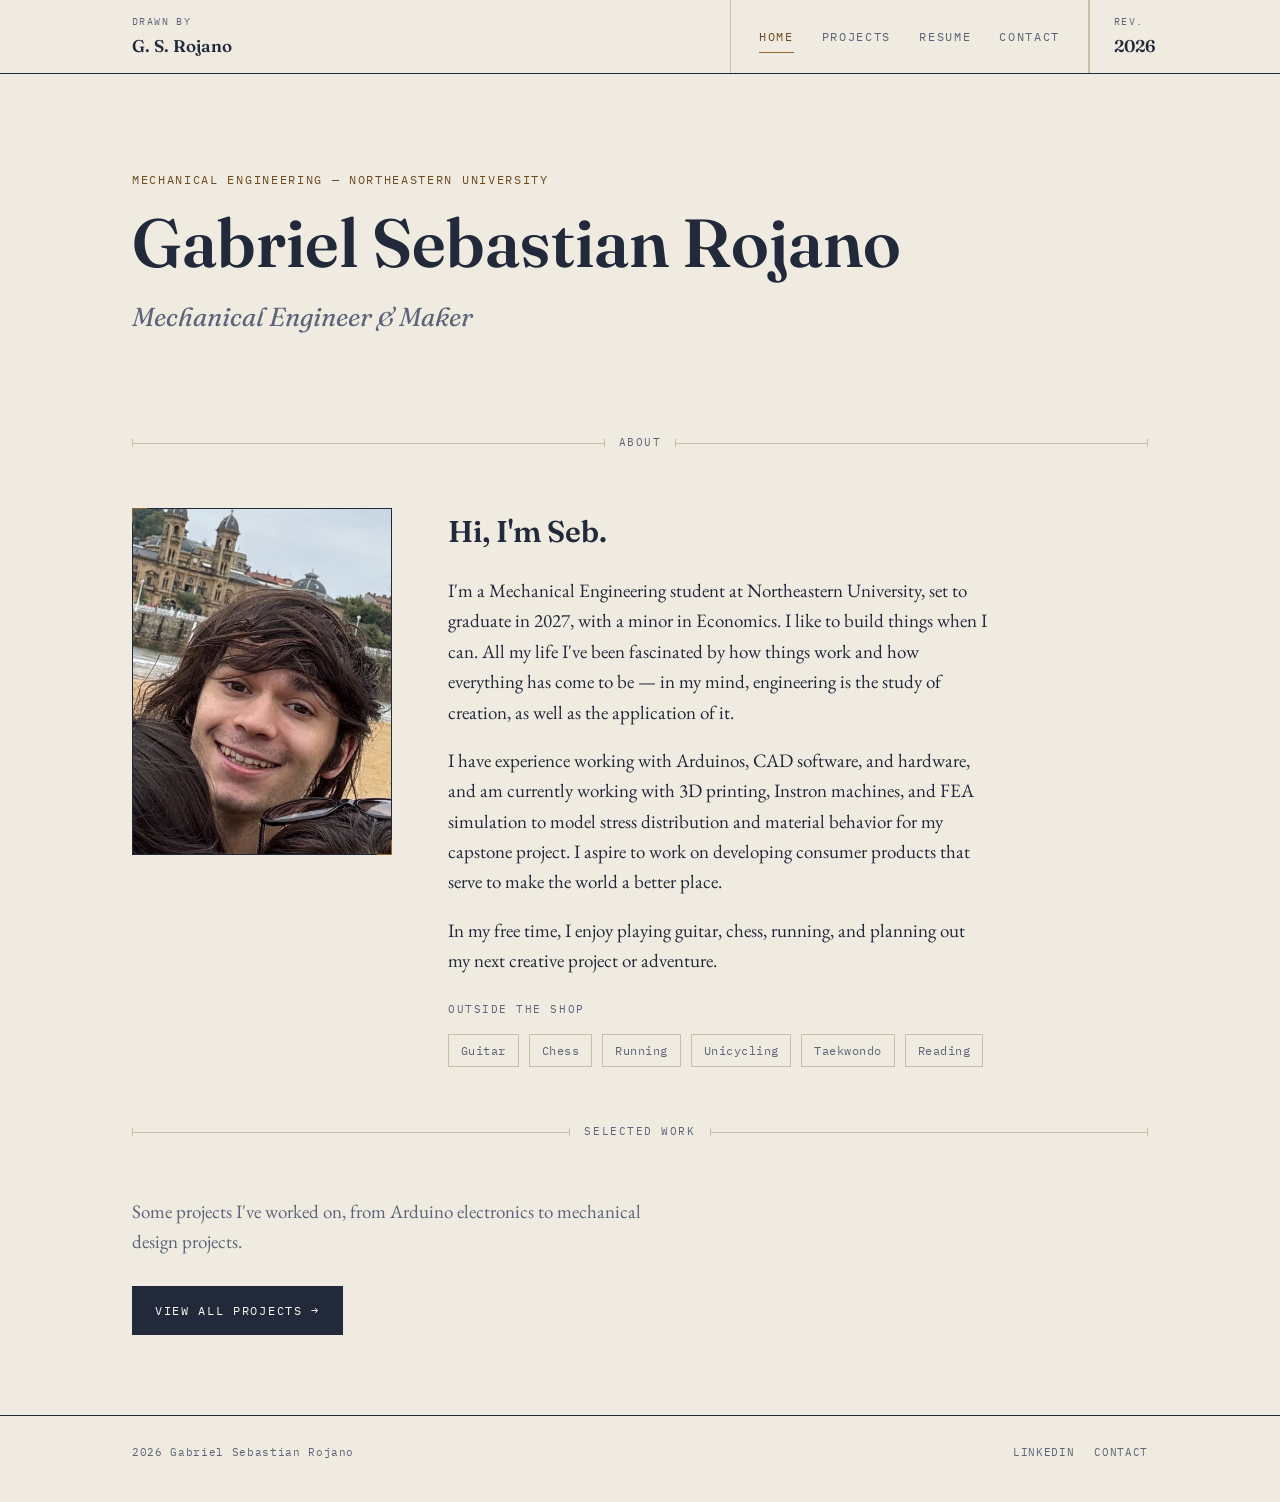
<file: index.html>
<!DOCTYPE html>
<html lang="en">
<head>
<meta charset="UTF-8">
<meta name="viewport" content="width=device-width, initial-scale=1.0">
<title>Gabriel Sebastian Rojano — Mechanical Engineer</title>
<meta name="description" content="Portfolio of Gabriel Sebastian Rojano, Mechanical Engineering student at Northeastern University.">
<link rel="stylesheet" href="styles.css">
</head>
<body>

<header class="titleblock">
  <div class="tb-grid">
    <div class="tb-cell">
      <span class="tb-label">Drawn by</span>
      <span class="tb-value">G. S. Rojano</span>
    </div>
    <nav class="tb-nav">
      <a href="index.html" class="active">Home</a>
      <a href="projects.html">Projects</a>
      <a href="resume.html">Resume</a>
      <a href="contact.html">Contact</a>
    </nav>
    <div class="tb-cell">
      <span class="tb-label">Rev.</span>
      <span class="tb-value">2026</span>
    </div>
  </div>
</header>

<main class="wrap">

  <section class="hero">
    <p class="eyebrow">Mechanical Engineering — Northeastern University</p>
    <h1>Gabriel Sebastian&nbsp;Rojano</h1>
    <p class="role">Mechanical Engineer &amp; Maker</p>
  </section>

  <div class="dim-divider">
    <span class="dim-line"></span>
    <span class="dim-label">About</span>
    <span class="dim-line"></span>
  </div>

  <section class="about-grid">
    <div class="frame">
      <img src="seb-photo.jpg" alt="Gabriel Sebastian Rojano smiling on a beach">
    </div>
    <div class="about-copy">
      <h2>Hi, I'm Seb.</h2>
      <p>
        I'm a Mechanical Engineering student at Northeastern University, set to graduate in 2027,
        with a minor in Economics. I like to build things when I can. All my life I've been
        fascinated by how things work and how everything has come to be — in my mind, engineering
        is the study of creation, as well as the application of it.
      </p>
      <p>
        I have experience working with Arduinos, CAD software, and hardware, and am currently
        working with 3D printing, Instron machines, and FEA simulation to model stress distribution
        and material behavior for my capstone project. I aspire to work on developing consumer
        products that serve to make the world a better place.
      </p>
      <p>
        In my free time, I enjoy playing guitar, chess, running, and planning out my next creative
        project or adventure.
      </p>
      <div class="tags">
        <span class="tags-label">Outside the shop</span>
        <span class="tag">Guitar</span>
        <span class="tag">Chess</span>
        <span class="tag">Running</span>
        <span class="tag">Unicycling</span>
        <span class="tag">Taekwondo</span>
        <span class="tag">Reading</span>
      </div>
    </div>
  </section>

  <div class="dim-divider">
    <span class="dim-line"></span>
    <span class="dim-label">Selected Work</span>
    <span class="dim-line"></span>
  </div>

  <section style="margin-bottom: 40px;">
    <p style="max-width: 60ch; color: var(--ink-soft); margin-bottom: 28px;">
      Some projects I've worked on, from Arduino electronics to mechanical design projects.
    </p>
    <a href="projects.html" class="btn">View all projects →</a>
  </section>

</main>

<footer>
  <div class="wrap">
    <p>2026 Gabriel Sebastian Rojano</p>
    <div class="footer-links">
      <a href="https://www.linkedin.com/in/sebastian-rojano" target="_blank" rel="noopener">LinkedIn</a>
      <a href="contact.html">Contact</a>
    </div>
  </div>
</footer>

</body>
</html>
</file>
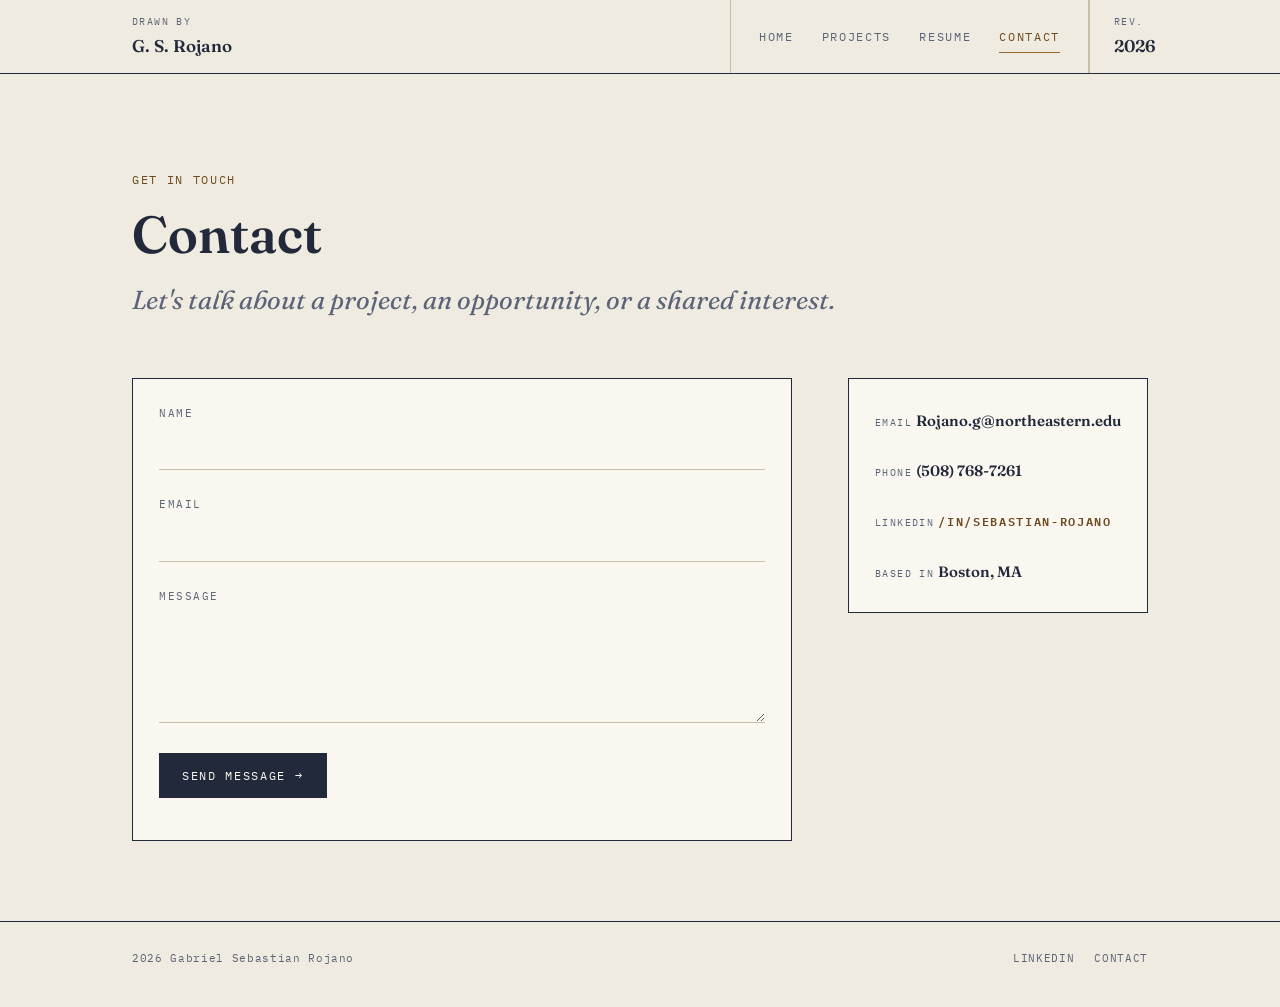
<file: contact.html>
<!DOCTYPE html>
<html lang="en">
<head>
<meta charset="UTF-8">
<meta name="viewport" content="width=device-width, initial-scale=1.0">
<title>Contact — Gabriel Sebastian Rojano</title>
<link rel="stylesheet" href="styles.css">
</head>
<body>

<header class="titleblock">
  <div class="tb-grid">
    <div class="tb-cell">
      <span class="tb-label">Drawn by</span>
      <span class="tb-value">G. S. Rojano</span>
    </div>
    <nav class="tb-nav">
      <a href="index.html">Home</a>
      <a href="projects.html">Projects</a>
      <a href="resume.html">Resume</a>
      <a href="contact.html" class="active">Contact</a>
    </nav>
    <div class="tb-cell">
      <span class="tb-label">Rev.</span>
      <span class="tb-value">2026</span>
    </div>
  </div>
</header>

<main class="wrap">

  <section class="hero" style="padding-bottom: 8px;">
    <p class="eyebrow">Get in touch</p>
    <h1 style="font-size: clamp(34px, 5vw, 52px);">Contact</h1>
    <p class="role">Let's talk about a project, an opportunity, or a shared interest.</p>
  </section>

  <section class="contact-grid" style="margin: 48px 0 60px;">

    <div class="form-card">
      <form id="contact-form">
        <div class="field">
          <label for="name">Name</label>
          <input type="text" id="name" name="name" required>
        </div>
        <div class="field">
          <label for="email">Email</label>
          <input type="email" id="email" name="email" required>
        </div>
        <div class="field">
          <label for="message">Message</label>
          <textarea id="message" name="message" required></textarea>
        </div>
        <button type="submit" class="btn">Send message →</button>
        <p id="form-note" style="font-family: var(--font-mono); font-size: 12px; color: var(--ink-soft); margin-top: 16px;"></p>
      </form>
    </div>

    <aside class="contact-card">
      <div class="contact-item">
        <span class="tb-label">Email</span>
        <span class="tb-value">Rojano.g@northeastern.edu</span>
      </div>
      <div class="contact-item">
        <span class="tb-label">Phone</span>
        <span class="tb-value">(508) 768-7261</span>
      </div>
      <div class="contact-item">
        <span class="tb-label">LinkedIn</span>
        <span class="tb-value"><a href="https://www.linkedin.com/in/sebastian-rojano" target="_blank" rel="noopener" class="text-link" style="border:none;">/in/sebastian-rojano</a></span>
      </div>
      <div class="contact-item">
        <span class="tb-label">Based in</span>
        <span class="tb-value">Boston, MA</span>
      </div>
    </aside>

  </section>

</main>

<footer>
  <div class="wrap">
    <p>2026 Gabriel Sebastian Rojano</p>
    <div class="footer-links">
      <a href="https://www.linkedin.com/in/sebastian-rojano" target="_blank" rel="noopener">LinkedIn</a>
      <a href="contact.html">Contact</a>
    </div>
  </div>
</footer>

<script>
  // This is a static site with no backend, so the form opens the visitor's
  // email client pre-filled with their message instead of submitting in-page.
  // For a true in-page submission, connect this form to a service like
  // Formspree or Netlify Forms and swap out this script.
  document.getElementById('contact-form').addEventListener('submit', function (e) {
    e.preventDefault();
    var name = document.getElementById('name').value;
    var email = document.getElementById('email').value;
    var message = document.getElementById('message').value;
    var subject = encodeURIComponent('Portfolio contact from ' + name);
    var body = encodeURIComponent(message + '\n\n— ' + name + ' (' + email + ')');
    window.location.href = 'mailto:Rojano.g@northeastern.edu?subject=' + subject + '&body=' + body;
    document.getElementById('form-note').textContent = 'Opening your email client…';
  });
</script>

</body>
</html>
</file>
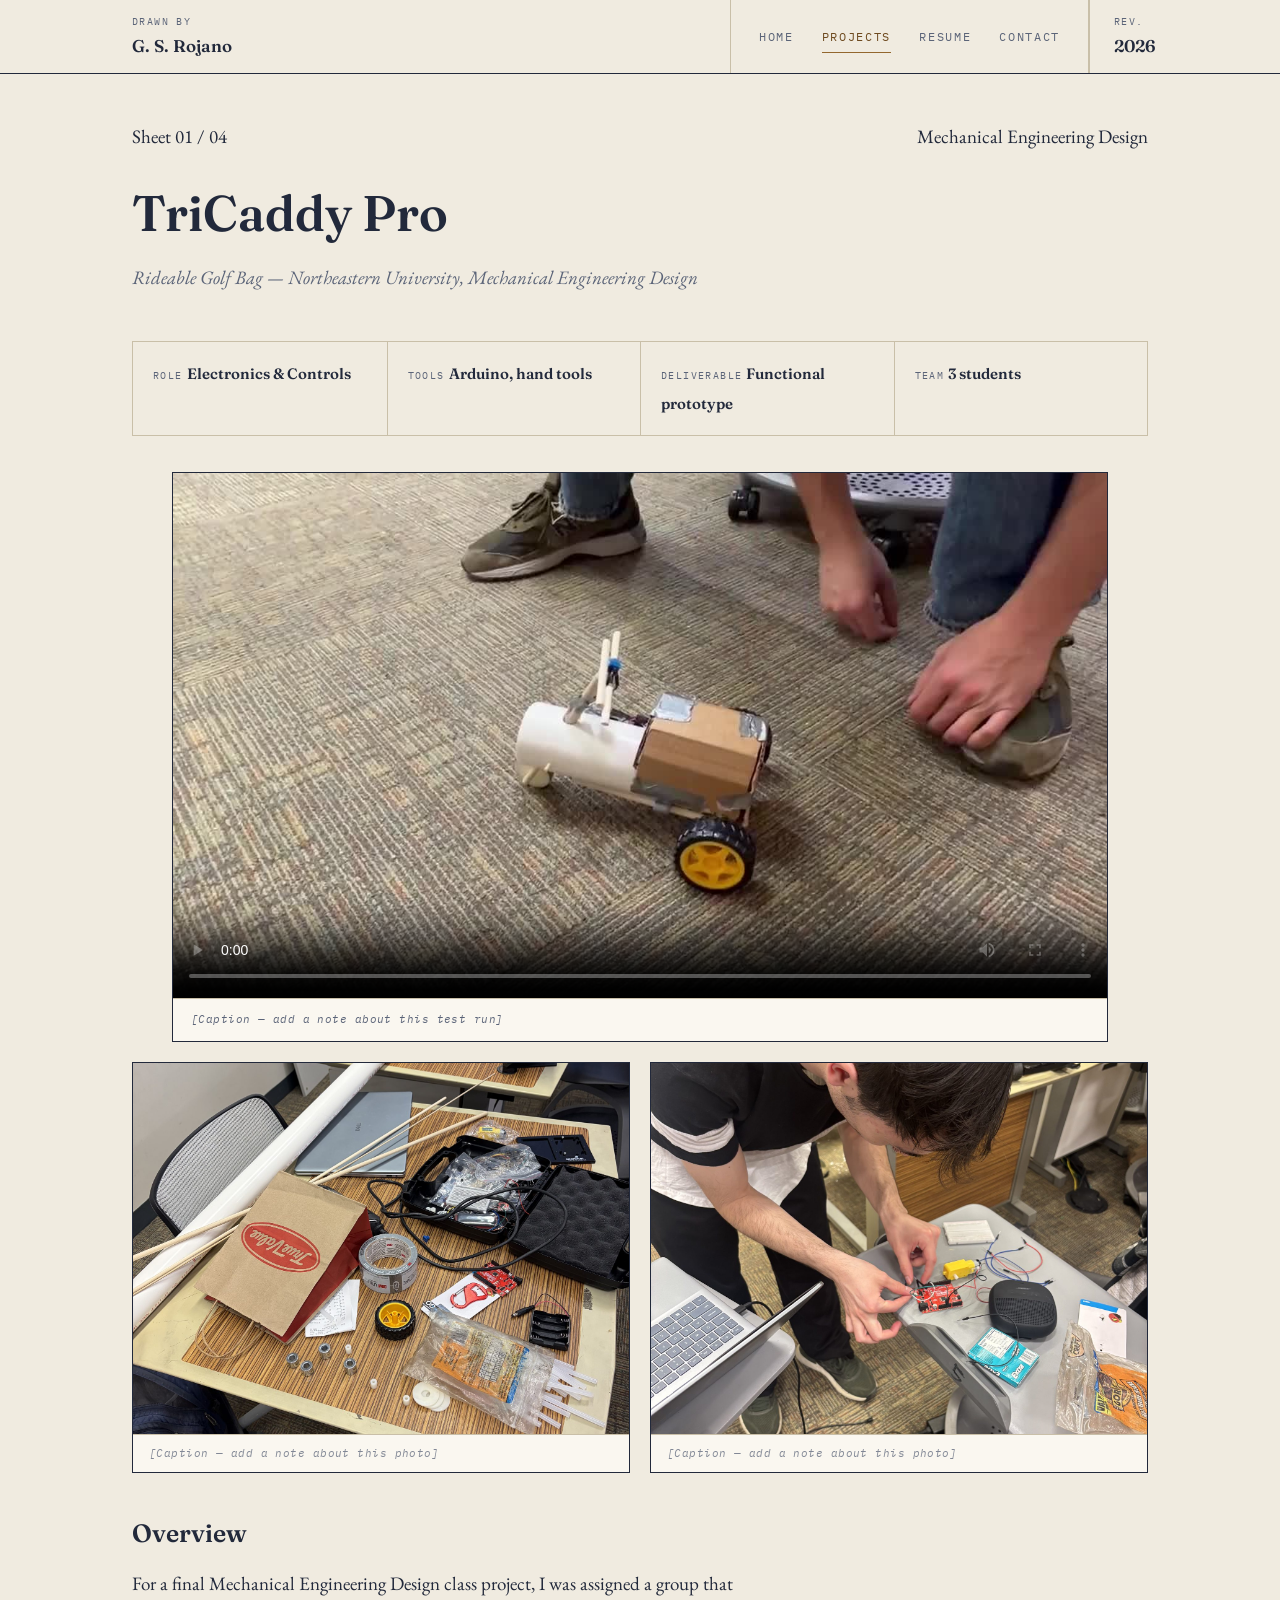
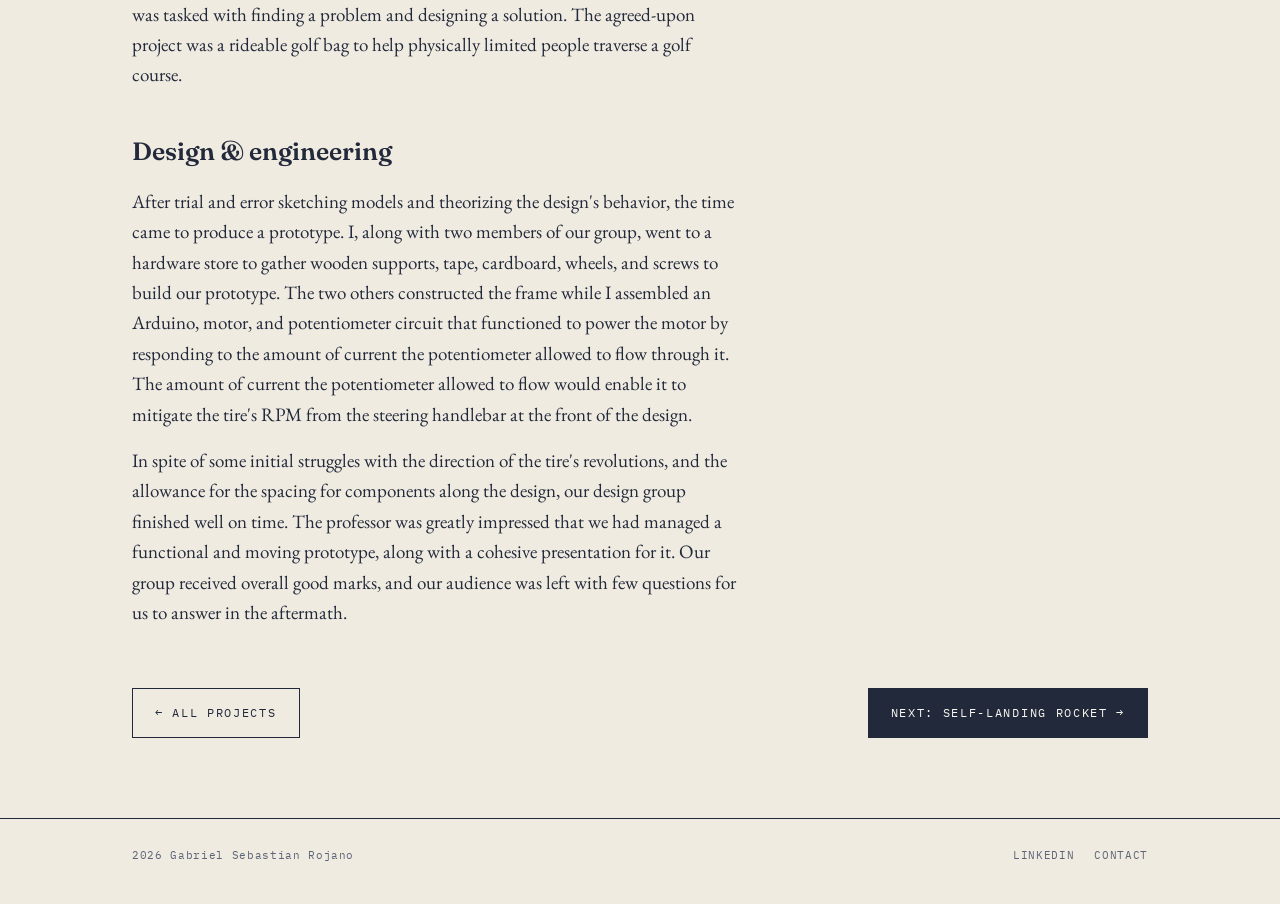
<file: project-golf-bag.html>
<!DOCTYPE html>
<html lang="en">
<head>
<meta charset="UTF-8">
<meta name="viewport" content="width=device-width, initial-scale=1.0">
<title>TriCaddy Pro — Gabriel Sebastian Rojano</title>
<link rel="stylesheet" href="styles.css">
</head>
<body>

<header class="titleblock">
  <div class="tb-grid">
    <div class="tb-cell">
      <span class="tb-label">Drawn by</span>
      <span class="tb-value">G. S. Rojano</span>
    </div>
    <nav class="tb-nav">
      <a href="index.html">Home</a>
      <a href="projects.html" class="active">Projects</a>
      <a href="resume.html">Resume</a>
      <a href="contact.html">Contact</a>
    </nav>
    <div class="tb-cell">
      <span class="tb-label">Rev.</span>
      <span class="tb-value">2026</span>
    </div>
  </div>
</header>

<main class="wrap">

  <section class="project-hero">
    <div class="eyebrow-row">
      <p class="eyebrow" style="margin:0;">Sheet 01 / 04</p>
      <p class="eyebrow" style="margin:0;">Mechanical Engineering Design</p>
    </div>
    <h1>TriCaddy Pro</h1>
    <p class="project-role">Rideable Golf Bag — Northeastern University, Mechanical Engineering Design</p>
  </section>

  <div class="spec-strip">
    <div class="spec-cell">
      <span class="tb-label">Role</span>
      <span class="tb-value" style="font-size:15px;">Electronics &amp; Controls</span>
    </div>
    <div class="spec-cell">
      <span class="tb-label">Tools</span>
      <span class="tb-value" style="font-size:15px;">Arduino, hand tools</span>
    </div>
    <div class="spec-cell">
      <span class="tb-label">Deliverable</span>
      <span class="tb-value" style="font-size:15px;">Functional prototype</span>
    </div>
    <div class="spec-cell">
      <span class="tb-label">Team</span>
      <span class="tb-value" style="font-size:15px;">3 students</span>
    </div>
  </div>

  <figure class="video-hero">
    <video controls preload="metadata" poster="golf-video-poster.jpg">
      <source src="golf-video.mp4" type="video/mp4">
      Your browser doesn't support embedded video. <a href="golf-video.mp4">Download the clip</a> instead.
    </video>
    <figcaption><em>[Caption — add a note about this test run]</em></figcaption>
  </figure>

  <div class="photo-row">
    <figure>
      <img src="golf-materials.jpg" alt="Build materials laid out: PVC pipe, wooden dowels, a small motor and wheel kit, and an electronics kit">
      <figcaption><em>[Caption — add a note about this photo]</em></figcaption>
    </figure>
    <figure>
      <img src="golf-assembly.jpg" alt="Wiring the motor controller on a breadboard during assembly">
      <figcaption><em>[Caption — add a note about this photo]</em></figcaption>
    </figure>
  </div>

  <div class="project-body">
    <h2>Overview</h2>
    <p>
      For a final Mechanical Engineering Design class project, I was assigned a group that
      was tasked with finding a problem and designing a solution. The agreed-upon project
      was a rideable golf bag to help physically limited people traverse a golf course.
    </p>

    <h2>Design &amp; engineering</h2>
    <p>
      After trial and error sketching models and theorizing the design's behavior, the
      time came to produce a prototype. I, along with two members of our group, went to a
      hardware store to gather wooden supports, tape, cardboard, wheels, and screws to
      build our prototype. The two others constructed the frame while I assembled an
      Arduino, motor, and potentiometer circuit that functioned to power the motor by
      responding to the amount of current the potentiometer allowed to flow through it.
      The amount of current the potentiometer allowed to flow would enable it to mitigate
      the tire's RPM from the steering handlebar at the front of the design.
    </p>
    <p>
      In spite of some initial struggles with the direction of the tire's revolutions, and
      the allowance for the spacing for components along the design, our design group
      finished well on time. The professor was greatly impressed that we had managed a
      functional and moving prototype, along with a cohesive presentation for it. Our
      group received overall good marks, and our audience was left with few questions for
      us to answer in the aftermath.
    </p>
  </div>

  <div class="project-nav-links">
    <a href="projects.html" class="btn-outline btn">← All projects</a>
    <a href="project-rocket.html" class="btn">Next: Self-Landing Rocket →</a>
  </div>

</main>

<footer>
  <div class="wrap">
    <p>2026 Gabriel Sebastian Rojano</p>
    <div class="footer-links">
      <a href="https://www.linkedin.com/in/sebastian-rojano" target="_blank" rel="noopener">LinkedIn</a>
      <a href="contact.html">Contact</a>
    </div>
  </div>
</footer>

</body>
</html>
</file>
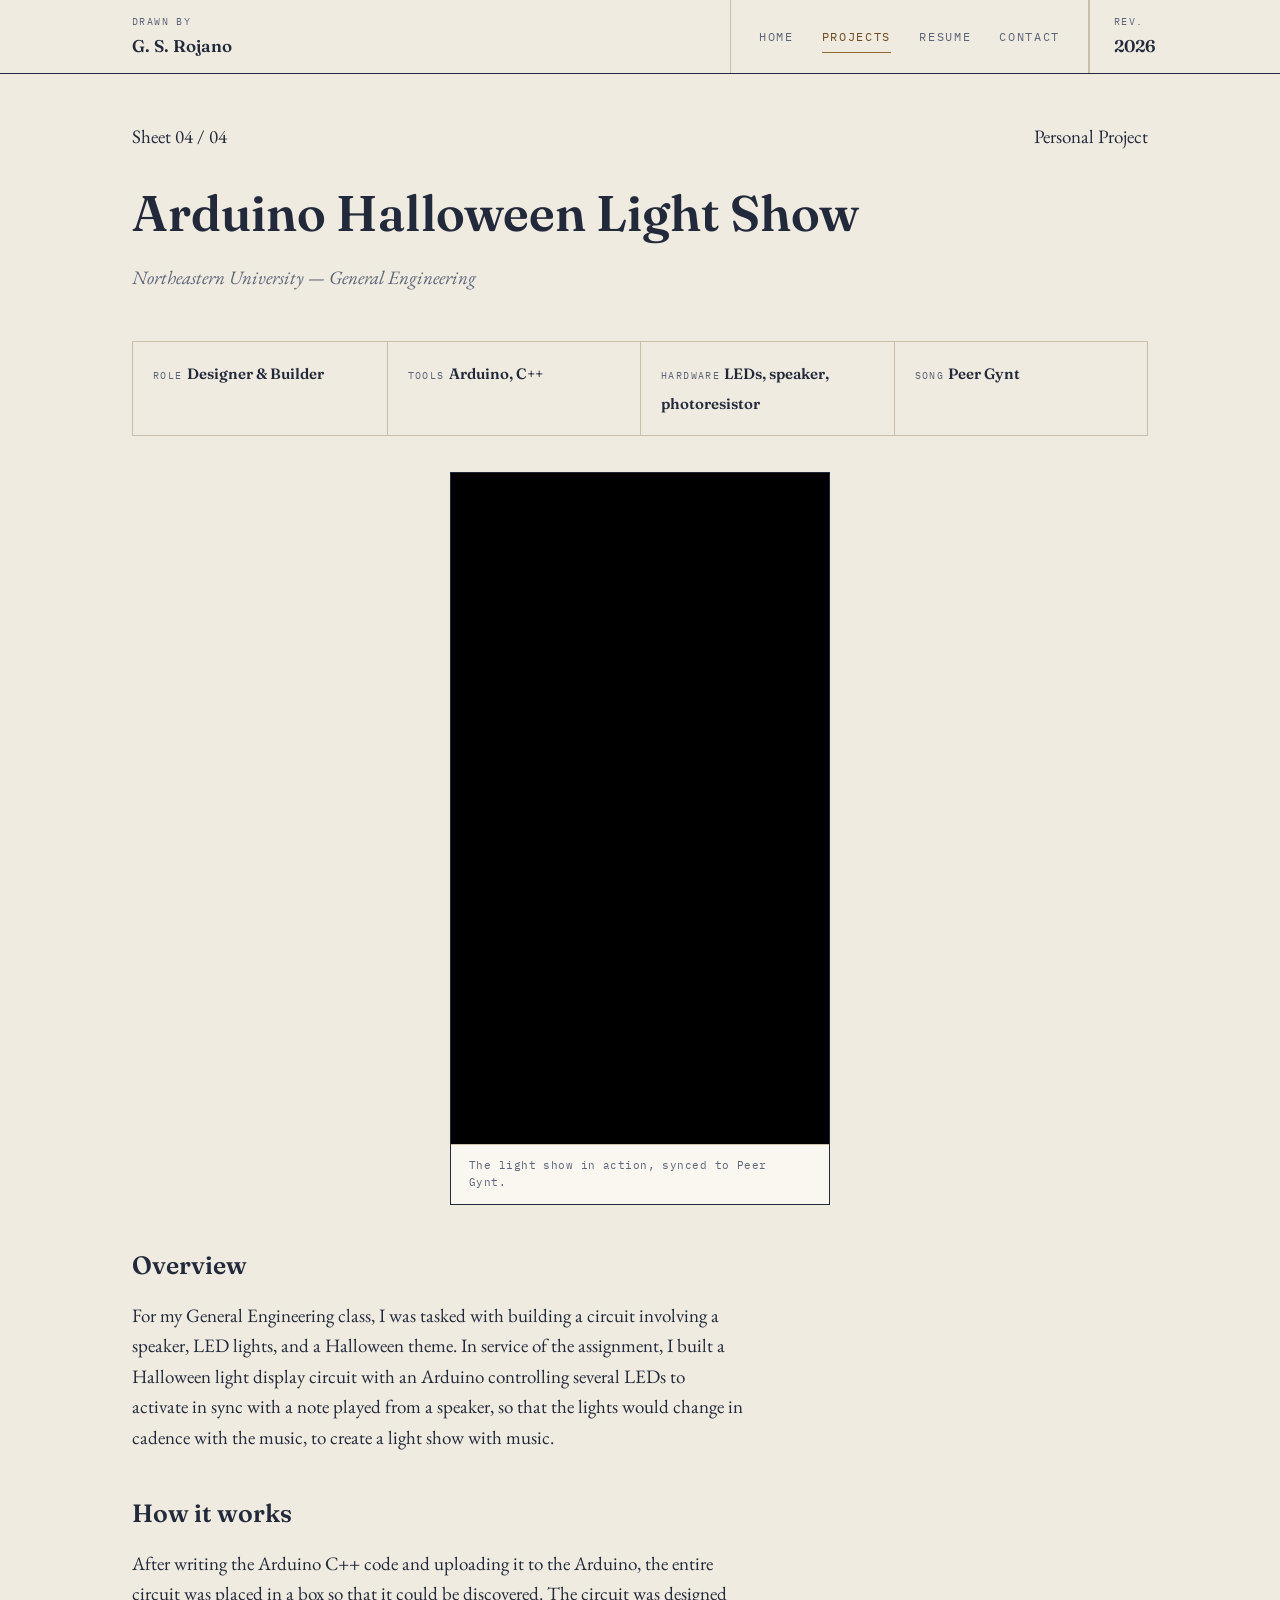
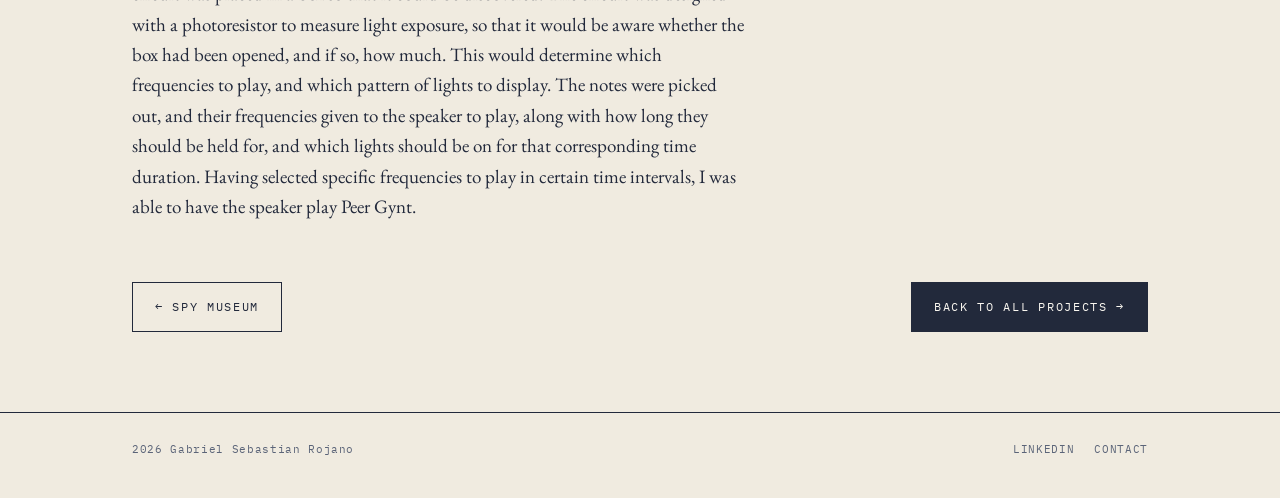
<file: project-halloween.html>
<!DOCTYPE html>
<html lang="en">
<head>
<meta charset="UTF-8">
<meta name="viewport" content="width=device-width, initial-scale=1.0">
<title>Arduino Halloween Light Show — Gabriel Sebastian Rojano</title>
<link rel="stylesheet" href="styles.css">
</head>
<body>

<header class="titleblock">
  <div class="tb-grid">
    <div class="tb-cell">
      <span class="tb-label">Drawn by</span>
      <span class="tb-value">G. S. Rojano</span>
    </div>
    <nav class="tb-nav">
      <a href="index.html">Home</a>
      <a href="projects.html" class="active">Projects</a>
      <a href="resume.html">Resume</a>
      <a href="contact.html">Contact</a>
    </nav>
    <div class="tb-cell">
      <span class="tb-label">Rev.</span>
      <span class="tb-value">2026</span>
    </div>
  </div>
</header>

<main class="wrap">

  <section class="project-hero">
    <div class="eyebrow-row">
      <p class="eyebrow" style="margin:0;">Sheet 04 / 04</p>
      <p class="eyebrow" style="margin:0;">Personal Project</p>
    </div>
    <h1>Arduino Halloween Light Show</h1>
    <p class="project-role">Northeastern University — General Engineering</p>
  </section>

  <div class="spec-strip">
    <div class="spec-cell">
      <span class="tb-label">Role</span>
      <span class="tb-value" style="font-size:15px;">Designer &amp; Builder</span>
    </div>
    <div class="spec-cell">
      <span class="tb-label">Tools</span>
      <span class="tb-value" style="font-size:15px;">Arduino, C++</span>
    </div>
    <div class="spec-cell">
      <span class="tb-label">Hardware</span>
      <span class="tb-value" style="font-size:15px;">LEDs, speaker, photoresistor</span>
    </div>
    <div class="spec-cell">
      <span class="tb-label">Song</span>
      <span class="tb-value" style="font-size:15px;">Peer Gynt</span>
    </div>
  </div>

  <figure class="video-hero video-vertical">
    <div class="yt-embed-wrap">
      <iframe src="https://www.youtube.com/embed/Punc7Fdo3-g" title="Arduino Halloween Light Show" allow="accelerometer; autoplay; clipboard-write; encrypted-media; gyroscope; picture-in-picture; web-share" allowfullscreen></iframe>
    </div>
    <figcaption>The light show in action, synced to Peer Gynt.</figcaption>
  </figure>

  <div class="project-body">
    <h2>Overview</h2>
    <p>
      For my General Engineering class, I was tasked with building a circuit involving a
      speaker, LED lights, and a Halloween theme. In service of the assignment, I built a
      Halloween light display circuit with an Arduino controlling several LEDs to activate
      in sync with a note played from a speaker, so that the lights would change in cadence
      with the music, to create a light show with music.
    </p>

    <h2>How it works</h2>
    <p>
      After writing the Arduino C++ code and uploading it to the Arduino, the entire
      circuit was placed in a box so that it could be discovered. The circuit was designed
      with a photoresistor to measure light exposure, so that it would be aware whether the
      box had been opened, and if so, how much. This would determine which frequencies to
      play, and which pattern of lights to display. The notes were picked out, and their
      frequencies given to the speaker to play, along with how long they should be held
      for, and which lights should be on for that corresponding time duration. Having
      selected specific frequencies to play in certain time intervals, I was able to have
      the speaker play Peer Gynt.
    </p>
  </div>

  <div class="project-nav-links">
    <a href="project-spy-museum.html" class="btn-outline btn">← Spy Museum</a>
    <a href="projects.html" class="btn">Back to all projects →</a>
  </div>

</main>

<footer>
  <div class="wrap">
    <p>2026 Gabriel Sebastian Rojano</p>
    <div class="footer-links">
      <a href="https://www.linkedin.com/in/sebastian-rojano" target="_blank" rel="noopener">LinkedIn</a>
      <a href="contact.html">Contact</a>
    </div>
  </div>
</footer>

</body>
</html>
</file>
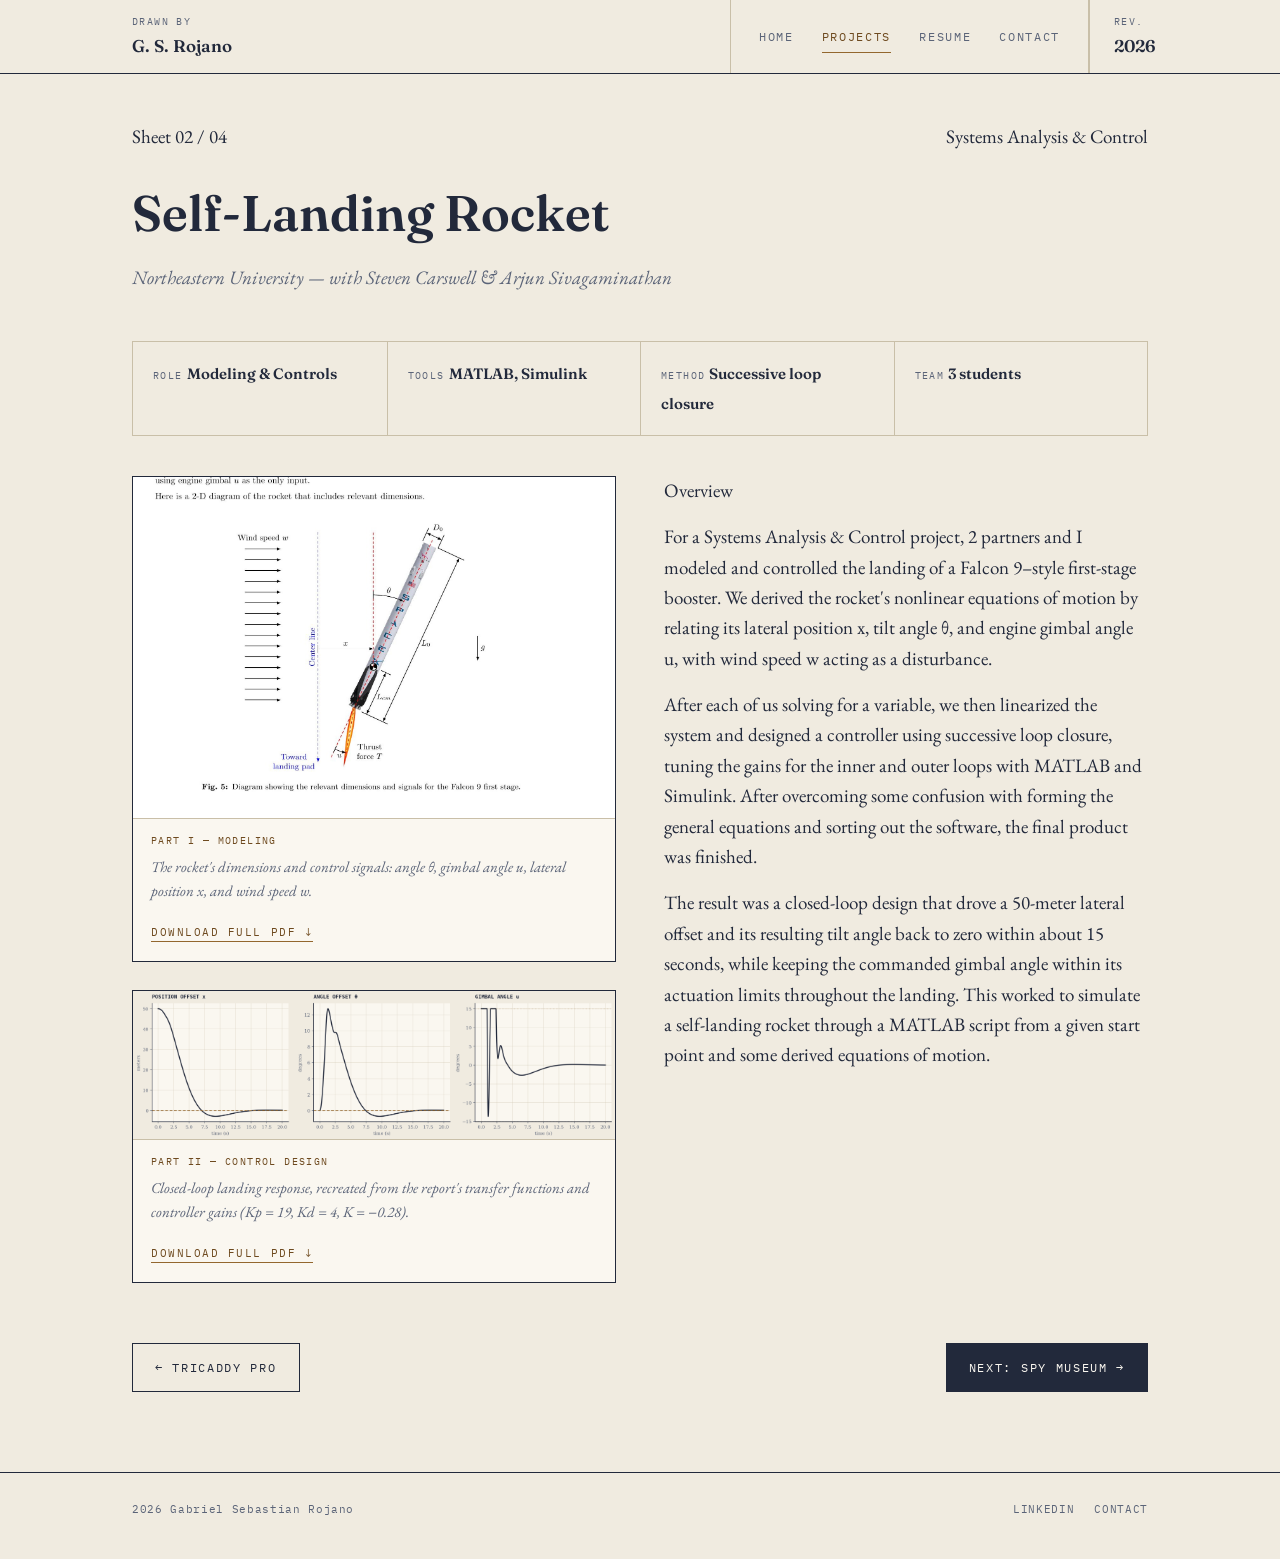
<file: project-rocket.html>
<!DOCTYPE html>
<html lang="en">
<head>
<meta charset="UTF-8">
<meta name="viewport" content="width=device-width, initial-scale=1.0">
<title>Self-Landing Rocket — Gabriel Sebastian Rojano</title>
<link rel="stylesheet" href="styles.css">
</head>
<body>

<header class="titleblock">
  <div class="tb-grid">
    <div class="tb-cell">
      <span class="tb-label">Drawn by</span>
      <span class="tb-value">G. S. Rojano</span>
    </div>
    <nav class="tb-nav">
      <a href="index.html">Home</a>
      <a href="projects.html" class="active">Projects</a>
      <a href="resume.html">Resume</a>
      <a href="contact.html">Contact</a>
    </nav>
    <div class="tb-cell">
      <span class="tb-label">Rev.</span>
      <span class="tb-value">2026</span>
    </div>
  </div>
</header>

<main class="wrap">

  <section class="project-hero">
    <div class="eyebrow-row">
      <p class="eyebrow" style="margin:0;">Sheet 02 / 04</p>
      <p class="eyebrow" style="margin:0;">Systems Analysis &amp; Control</p>
    </div>
    <h1>Self-Landing Rocket</h1>
    <p class="project-role">Northeastern University — with Steven Carswell &amp; Arjun Sivagaminathan</p>
  </section>

  <div class="spec-strip">
    <div class="spec-cell">
      <span class="tb-label">Role</span>
      <span class="tb-value" style="font-size:15px;">Modeling &amp; Controls</span>
    </div>
    <div class="spec-cell">
      <span class="tb-label">Tools</span>
      <span class="tb-value" style="font-size:15px;">MATLAB, Simulink</span>
    </div>
    <div class="spec-cell">
      <span class="tb-label">Method</span>
      <span class="tb-value" style="font-size:15px;">Successive loop closure</span>
    </div>
    <div class="spec-cell">
      <span class="tb-label">Team</span>
      <span class="tb-value" style="font-size:15px;">3 students</span>
    </div>
  </div>

  <section class="media-text-grid">

    <div class="figure-stack">

      <div class="figure-card">
        <img src="rocket-part1-diagram.jpg" alt="Diagram of the Falcon 9 first stage showing rocket angle theta, gimbal angle u, horizontal position x, and wind speed w">
        <div class="figure-card-body">
          <p class="figure-card-label">Part I — Modeling</p>
          <p class="figure-card-caption">The rocket's dimensions and control signals: angle θ, gimbal angle u, lateral position x, and wind speed w.</p>
          <a href="part1.pdf" class="text-link" download>Download full PDF ↓</a>
        </div>
      </div>

      <div class="figure-card">
        <img src="rocket-part2-results.png" alt="Closed-loop simulation graphs showing position offset, angle offset, and gimbal angle converging to zero over time">
        <div class="figure-card-body">
          <p class="figure-card-label">Part II — Control Design</p>
          <p class="figure-card-caption">Closed-loop landing response, recreated from the report's transfer functions and controller gains (Kp = 19, Kd = 4, K = −0.28).</p>
          <a href="part2.pdf" class="text-link" download>Download full PDF ↓</a>
        </div>
      </div>

    </div>

    <div class="project-text-col">
      <p class="eyebrow">Overview</p>
      <p>
        For a Systems Analysis &amp; Control project, 2 partners and I modeled and
        controlled the landing of a Falcon 9–style first-stage booster. We derived the
        rocket's nonlinear equations of motion by relating its lateral position x, tilt
        angle θ, and engine gimbal angle u, with wind speed w acting as a disturbance.
      </p>
      <p>
        After each of us solving for a variable, we then linearized the system and
        designed a controller using successive loop closure, tuning the gains for the
        inner and outer loops with MATLAB and Simulink. After overcoming some confusion
        with forming the general equations and sorting out the software, the final
        product was finished.
      </p>
      <p>
        The result was a closed-loop design that drove a 50-meter lateral offset and its
        resulting tilt angle back to zero within about 15 seconds, while keeping the
        commanded gimbal angle within its actuation limits throughout the landing. This
        worked to simulate a self-landing rocket through a MATLAB script from a given
        start point and some derived equations of motion.
      </p>
    </div>

  </section>

  <div class="project-nav-links">
    <a href="project-golf-bag.html" class="btn-outline btn">← TriCaddy Pro</a>
    <a href="project-spy-museum.html" class="btn">Next: Spy Museum →</a>
  </div>

</main>

<footer>
  <div class="wrap">
    <p>2026 Gabriel Sebastian Rojano</p>
    <div class="footer-links">
      <a href="https://www.linkedin.com/in/sebastian-rojano" target="_blank" rel="noopener">LinkedIn</a>
      <a href="contact.html">Contact</a>
    </div>
  </div>
</footer>

</body>
</html>
</file>
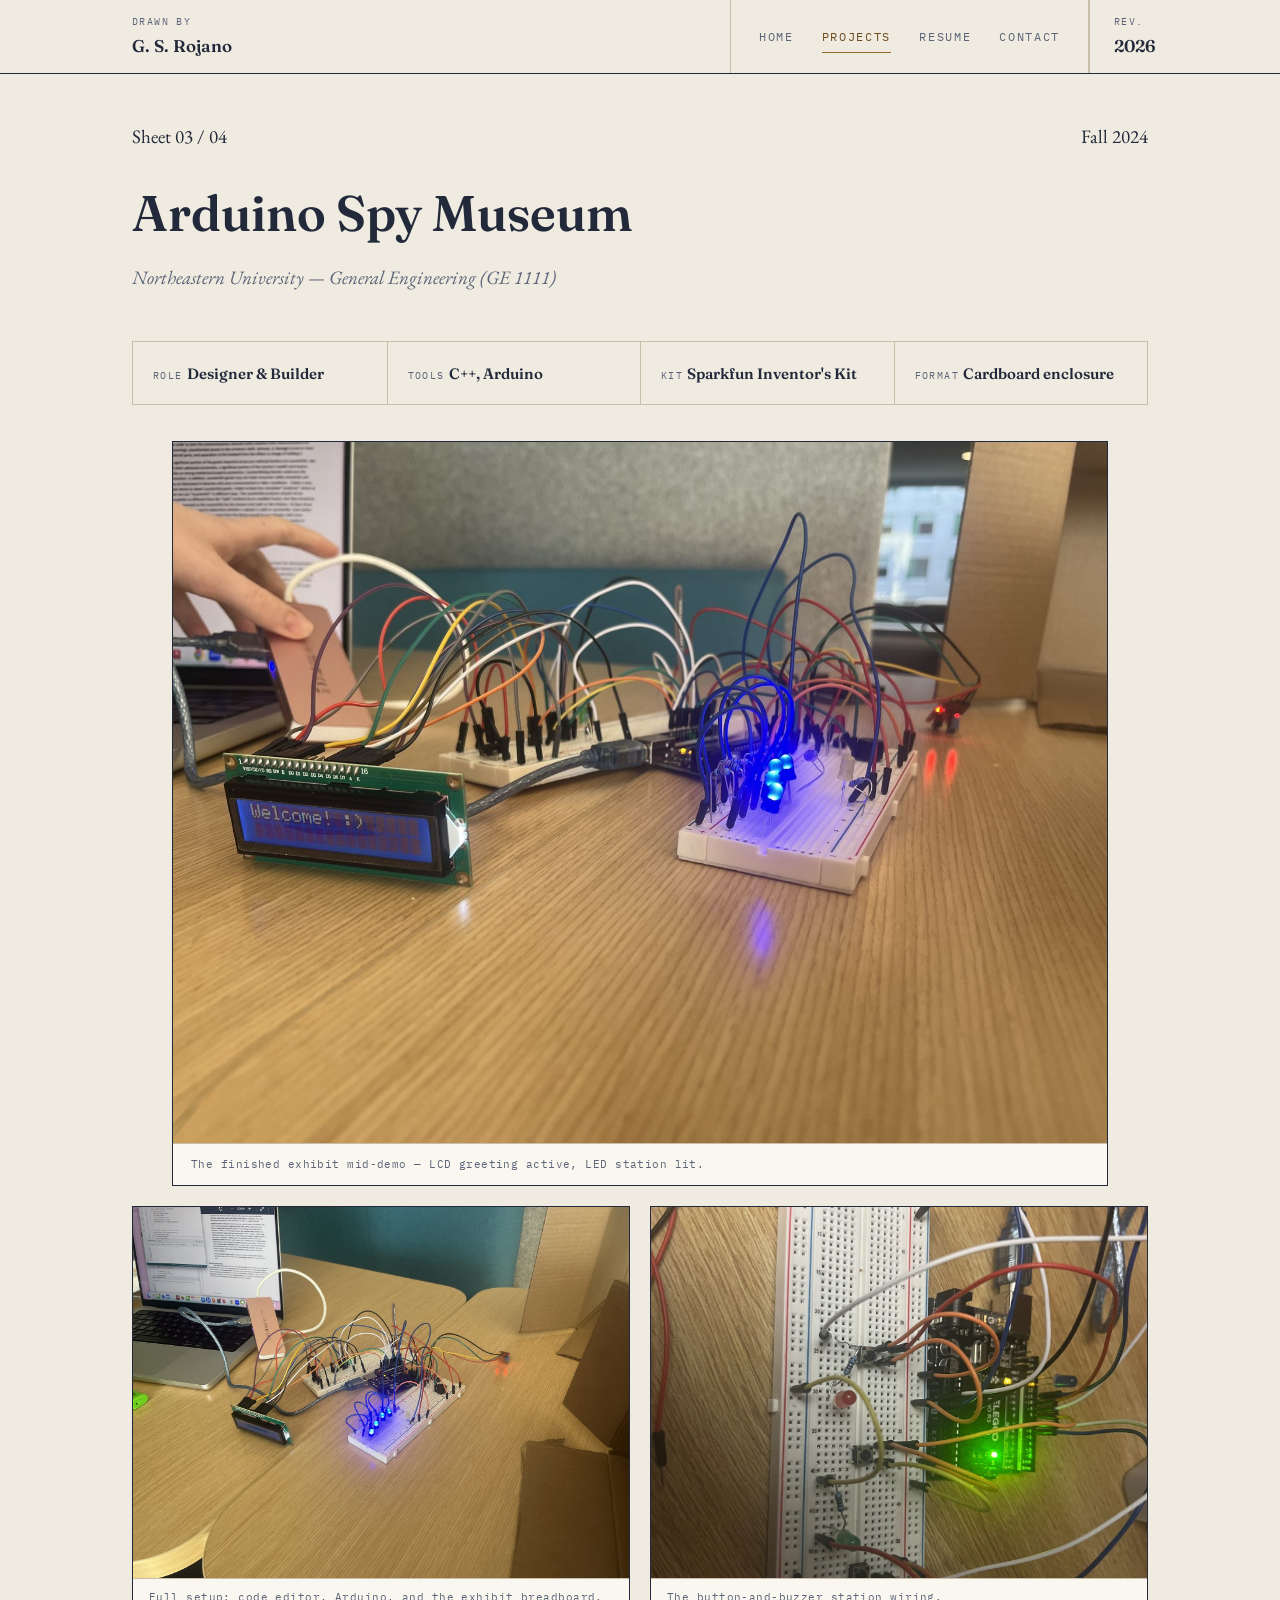
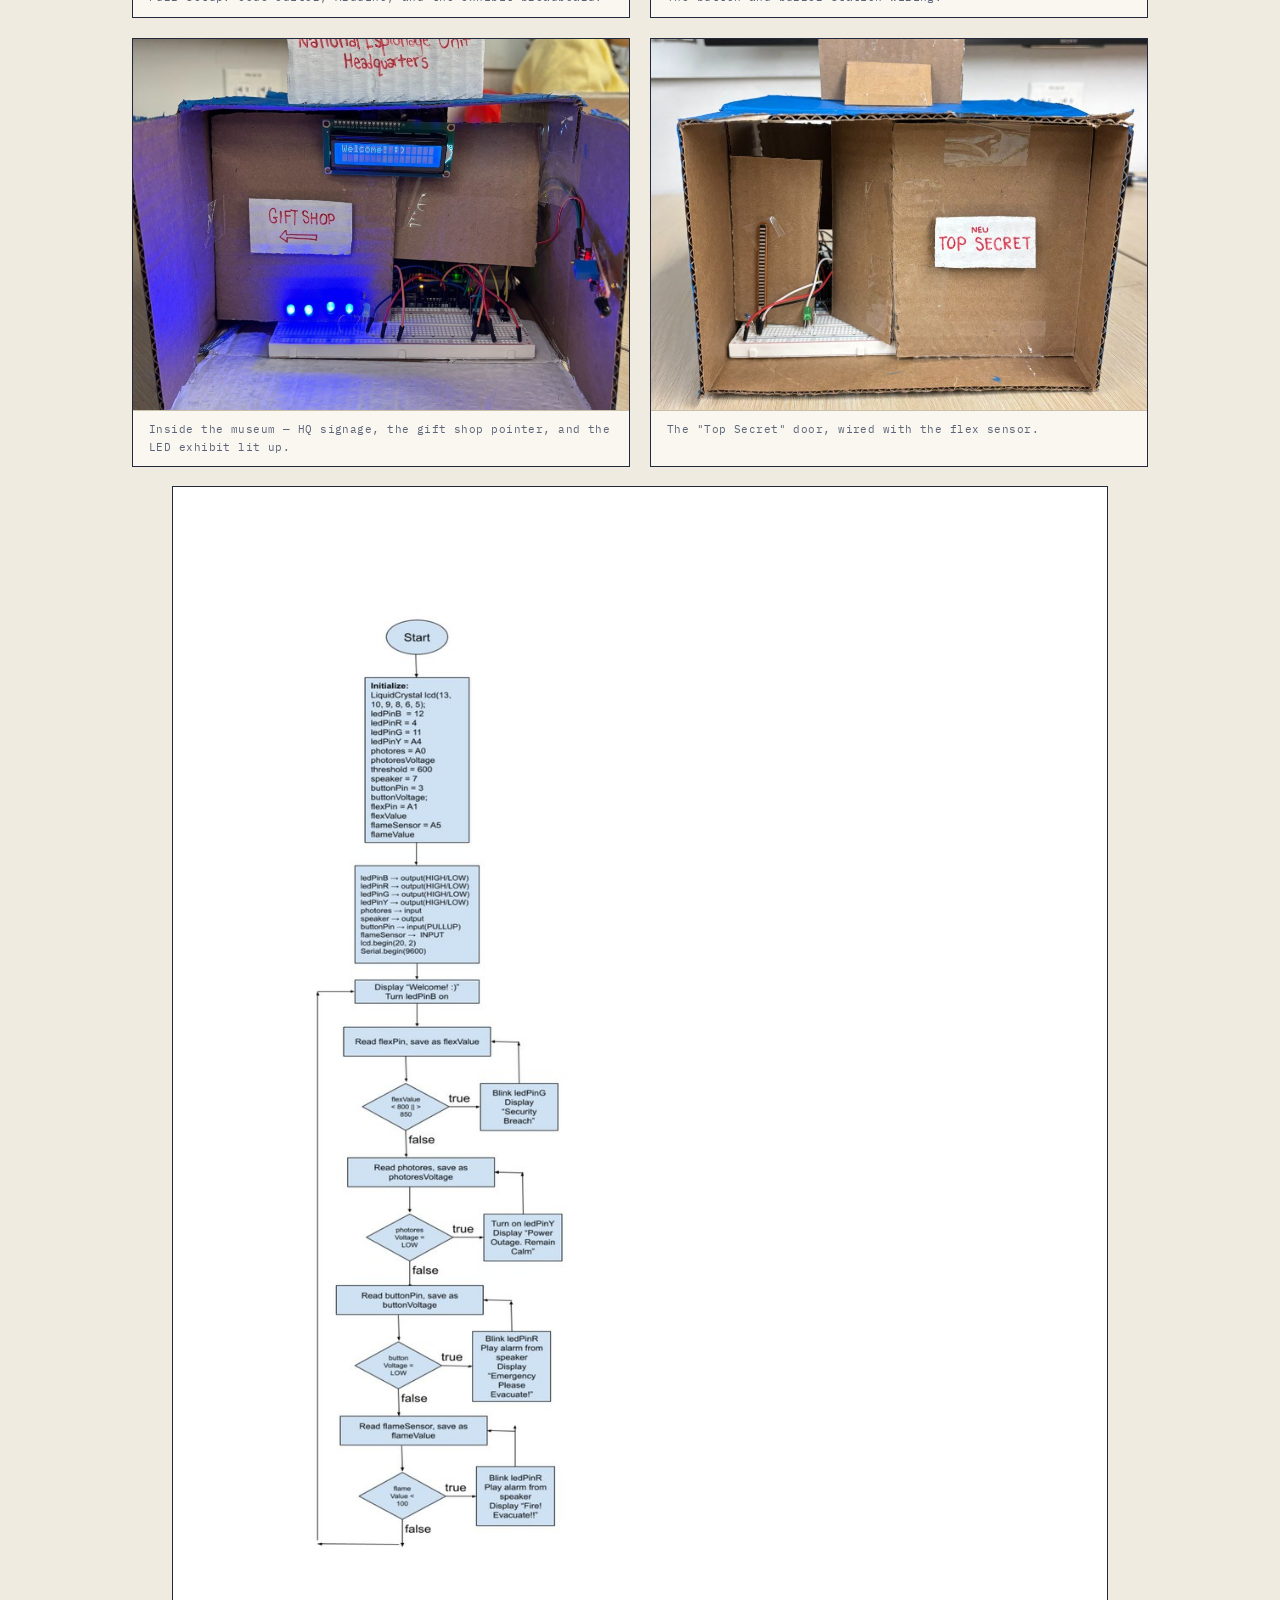
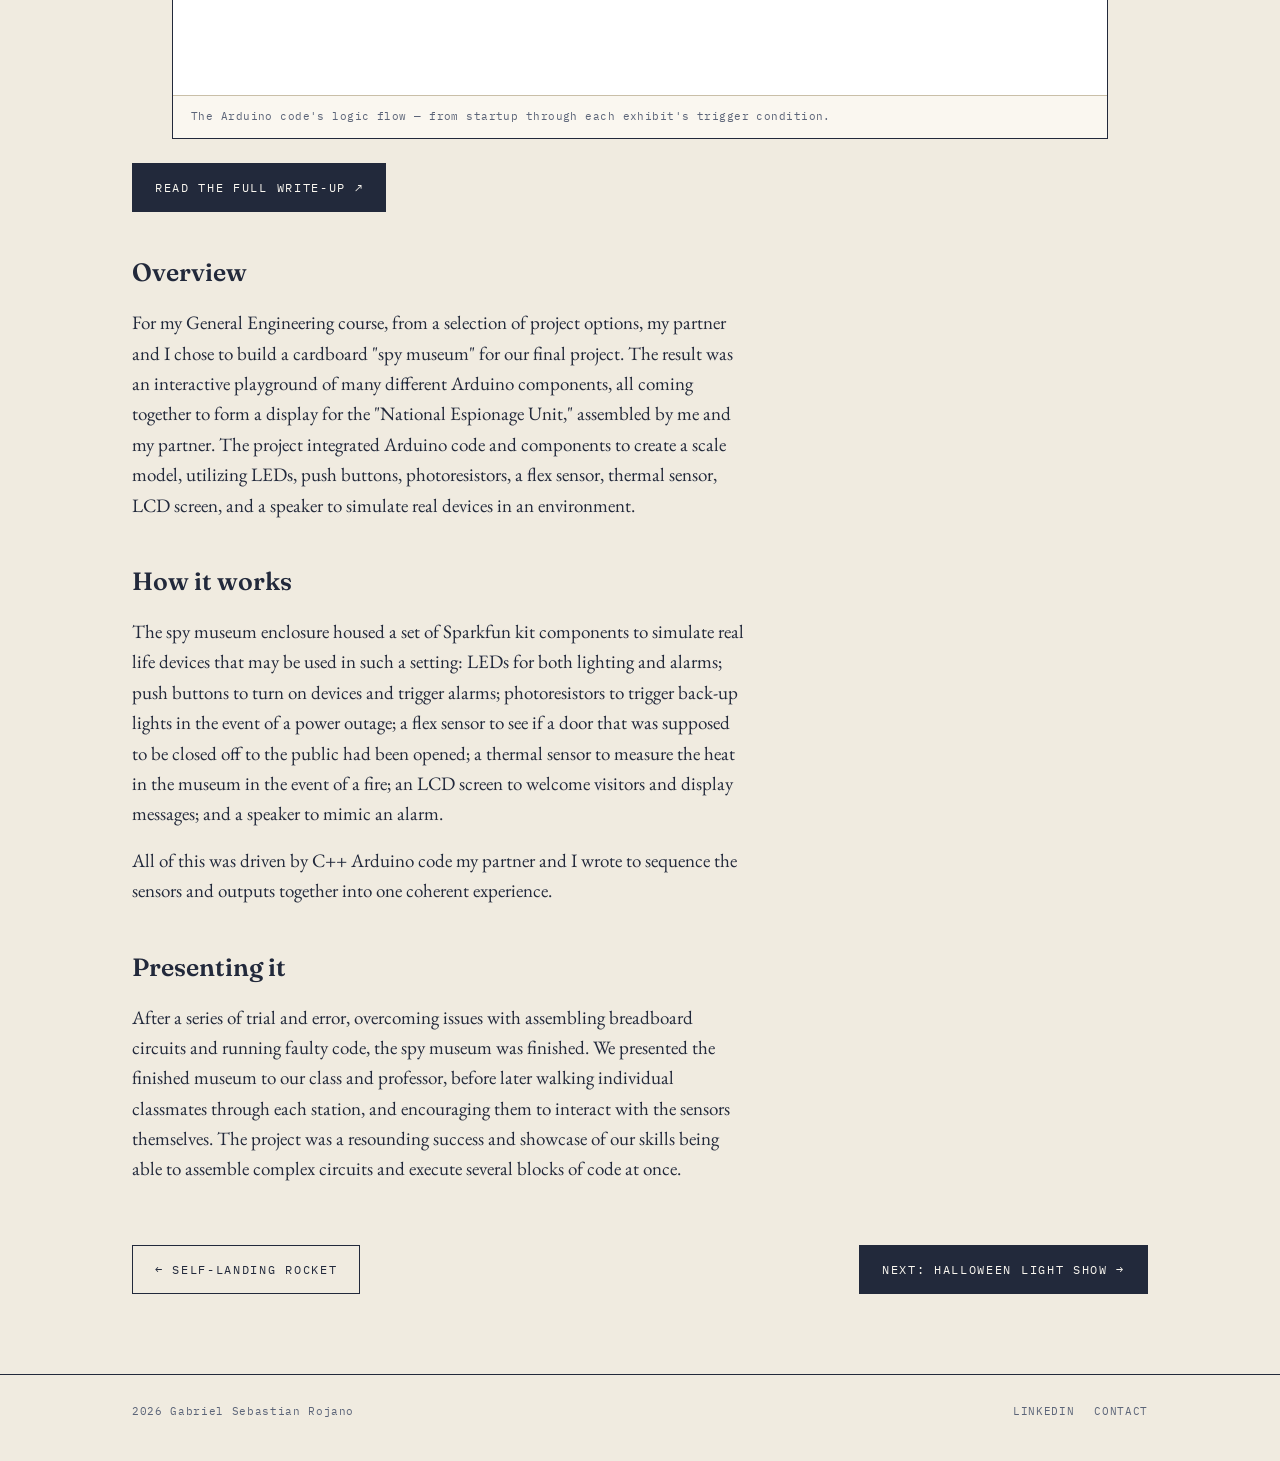
<file: project-spy-museum.html>
<!DOCTYPE html>
<html lang="en">
<head>
<meta charset="UTF-8">
<meta name="viewport" content="width=device-width, initial-scale=1.0">
<title>Arduino Spy Museum — Gabriel Sebastian Rojano</title>
<link rel="stylesheet" href="styles.css">
</head>
<body>

<header class="titleblock">
  <div class="tb-grid">
    <div class="tb-cell">
      <span class="tb-label">Drawn by</span>
      <span class="tb-value">G. S. Rojano</span>
    </div>
    <nav class="tb-nav">
      <a href="index.html">Home</a>
      <a href="projects.html" class="active">Projects</a>
      <a href="resume.html">Resume</a>
      <a href="contact.html">Contact</a>
    </nav>
    <div class="tb-cell">
      <span class="tb-label">Rev.</span>
      <span class="tb-value">2026</span>
    </div>
  </div>
</header>

<main class="wrap">

  <section class="project-hero">
    <div class="eyebrow-row">
      <p class="eyebrow" style="margin:0;">Sheet 03 / 04</p>
      <p class="eyebrow" style="margin:0;">Fall 2024</p>
    </div>
    <h1>Arduino Spy Museum</h1>
    <p class="project-role">Northeastern University — General Engineering (GE 1111)</p>
  </section>

  <div class="spec-strip">
    <div class="spec-cell">
      <span class="tb-label">Role</span>
      <span class="tb-value" style="font-size:15px;">Designer &amp; Builder</span>
    </div>
    <div class="spec-cell">
      <span class="tb-label">Tools</span>
      <span class="tb-value" style="font-size:15px;">C++, Arduino</span>
    </div>
    <div class="spec-cell">
      <span class="tb-label">Kit</span>
      <span class="tb-value" style="font-size:15px;">Sparkfun Inventor's Kit</span>
    </div>
    <div class="spec-cell">
      <span class="tb-label">Format</span>
      <span class="tb-value" style="font-size:15px;">Cardboard enclosure</span>
    </div>
  </div>

  <figure class="photo-hero">
    <img src="spy-hero.jpg" alt="Breadboard circuit with an LCD screen displaying 'Welcome! :)' next to an Arduino and blue LED exhibit lights">
    <figcaption>The finished exhibit mid-demo — LCD greeting active, LED station lit.</figcaption>
  </figure>

  <div class="photo-row">
    <figure>
      <img src="spy-wide.jpg" alt="Full desk setup with laptop, Arduino, breadboards, and LED exhibit">
      <figcaption>Full setup: code editor, Arduino, and the exhibit breadboard.</figcaption>
    </figure>
    <figure>
      <img src="spy-buttons.jpg" alt="Close-up of a breadboard with push buttons, an LED, and a buzzer wired to an Arduino">
      <figcaption>The button-and-buzzer station wiring.</figcaption>
    </figure>
    <figure>
      <img src="spy-front.jpg" alt="Interior of the museum showing the National Espionage Unit Headquarters sign, gift shop sign, LCD welcome screen, and lit LEDs">
      <figcaption>Inside the museum — HQ signage, the gift shop pointer, and the LED exhibit lit up.</figcaption>
    </figure>
    <figure>
      <img src="spy-back.jpg" alt="Closed cardboard museum box with a hand-lettered 'Top Secret' sign over the flex-sensor door">
      <figcaption>The "Top Secret" door, wired with the flex sensor.</figcaption>
    </figure>
  </div>

  <figure class="photo-hero">
    <img src="spy-flowchart.jpg" alt="Flowchart of the Arduino code logic, from initialization through each sensor check and alert condition" style="background: #fff;">
    <figcaption>The Arduino code's logic flow — from startup through each exhibit's trigger condition.</figcaption>
  </figure>

  <div class="writeup-link-row">
    <a href="https://docs.google.com/document/d/1_zA5MUv_s1PEwF4K6mUMCougHdmhsanZG95wxny8GTM/edit?usp=sharing" target="_blank" rel="noopener" class="btn">Read the full write-up ↗</a>
  </div>

  <div class="project-body">
    <h2>Overview</h2>
    <p>
      For my General Engineering course, from a selection of project options, my partner
      and I chose to build a cardboard "spy museum" for our final project. The result was
      an interactive playground of many different Arduino components, all coming together
      to form a display for the "National Espionage Unit," assembled by me and my partner.
      The project integrated Arduino code and components to create a scale model,
      utilizing LEDs, push buttons, photoresistors, a flex sensor, thermal sensor, LCD
      screen, and a speaker to simulate real devices in an environment.
    </p>

    <h2>How it works</h2>
    <p>
      The spy museum enclosure housed a set of Sparkfun kit components to simulate real
      life devices that may be used in such a setting: LEDs for both lighting and alarms;
      push buttons to turn on devices and trigger alarms; photoresistors to trigger
      back-up lights in the event of a power outage; a flex sensor to see if a door that
      was supposed to be closed off to the public had been opened; a thermal sensor to
      measure the heat in the museum in the event of a fire; an LCD screen to welcome
      visitors and display messages; and a speaker to mimic an alarm.
    </p>
    <p>
      All of this was driven by C++ Arduino code my partner and I wrote to sequence the
      sensors and outputs together into one coherent experience.
    </p>

    <h2>Presenting it</h2>
    <p>
      After a series of trial and error, overcoming issues with assembling breadboard
      circuits and running faulty code, the spy museum was finished. We presented the
      finished museum to our class and professor, before later walking individual
      classmates through each station, and encouraging them to interact with the sensors
      themselves. The project was a resounding success and showcase of our skills being
      able to assemble complex circuits and execute several blocks of code at once.
    </p>
  </div>

  <div class="project-nav-links">
    <a href="project-rocket.html" class="btn-outline btn">← Self-Landing Rocket</a>
    <a href="project-halloween.html" class="btn">Next: Halloween Light Show →</a>
  </div>

</main>

<footer>
  <div class="wrap">
    <p>2026 Gabriel Sebastian Rojano</p>
    <div class="footer-links">
      <a href="https://www.linkedin.com/in/sebastian-rojano" target="_blank" rel="noopener">LinkedIn</a>
      <a href="contact.html">Contact</a>
    </div>
  </div>
</footer>

</body>
</html>
</file>
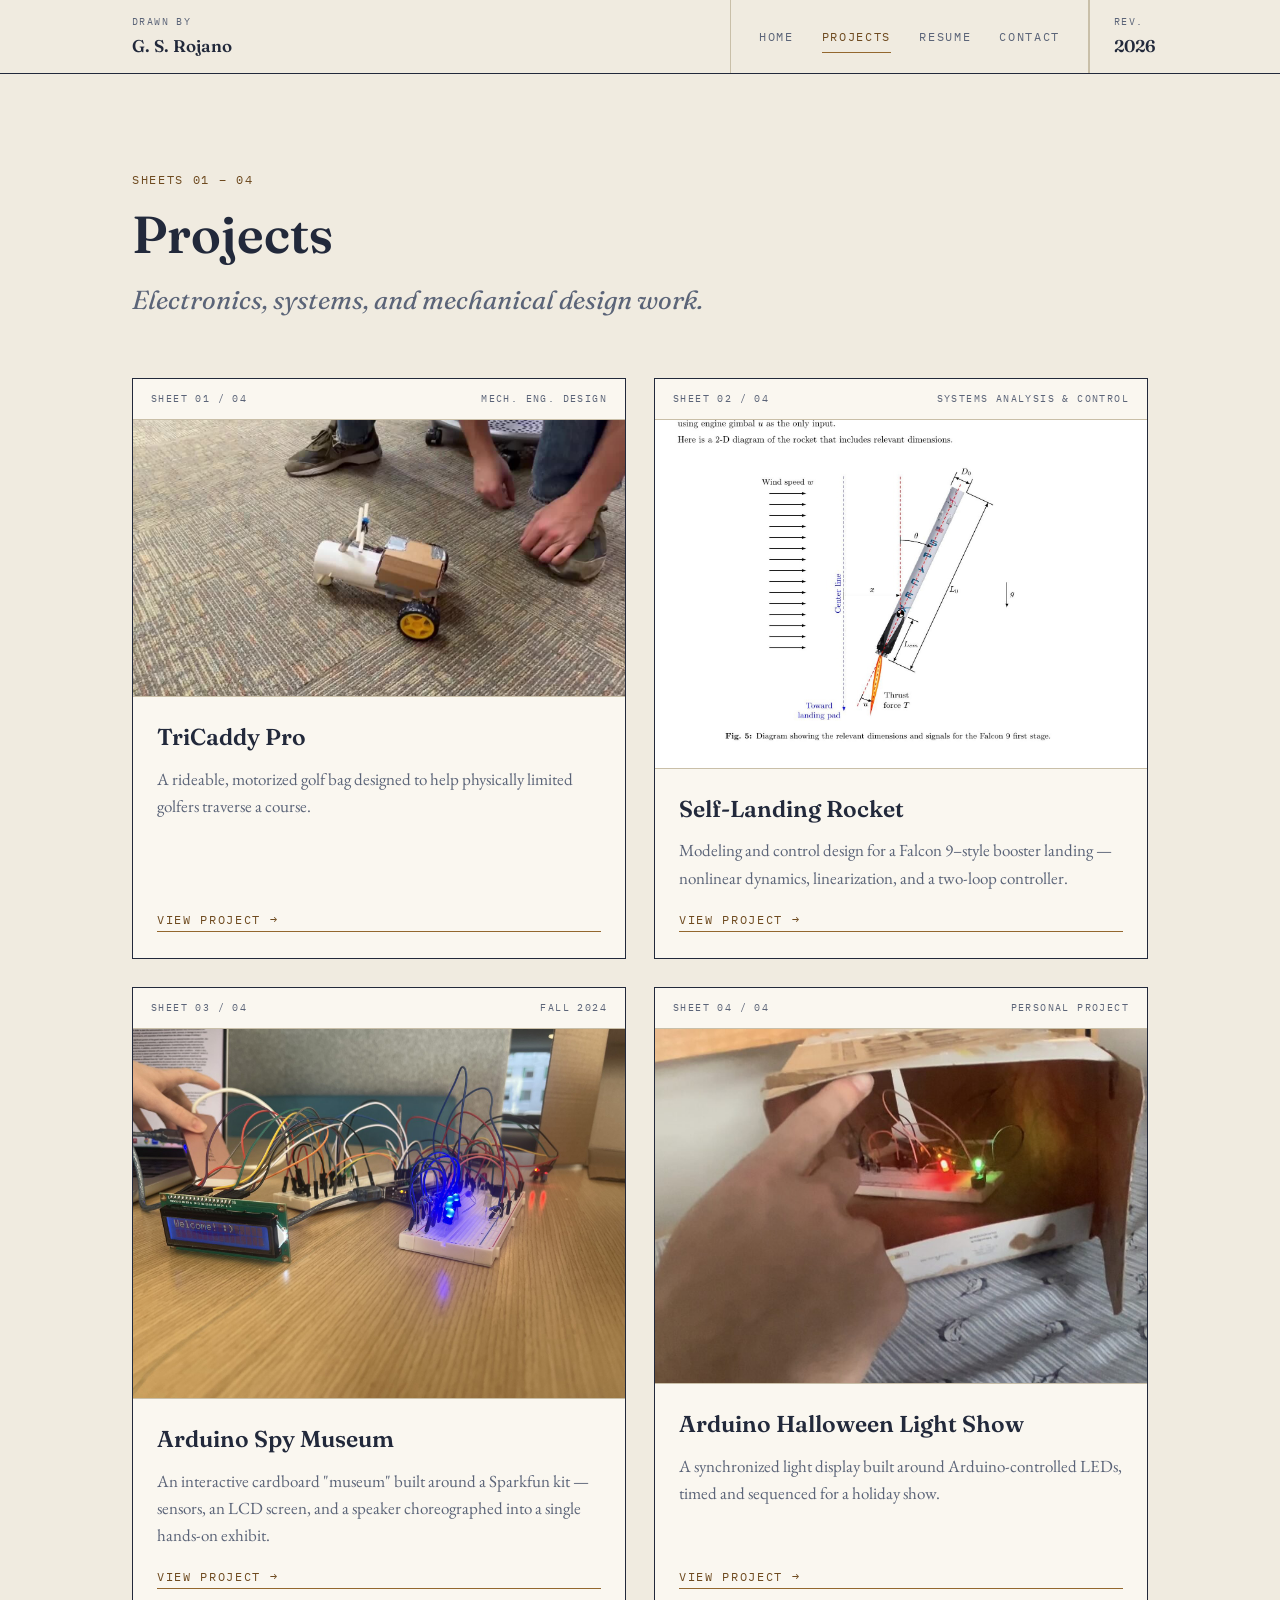
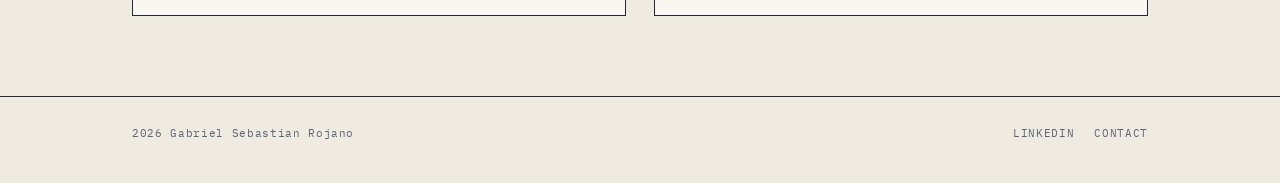
<file: projects.html>
<!DOCTYPE html>
<html lang="en">
<head>
<meta charset="UTF-8">
<meta name="viewport" content="width=device-width, initial-scale=1.0">
<title>Projects — Gabriel Sebastian Rojano</title>
<link rel="stylesheet" href="styles.css">
</head>
<body>

<header class="titleblock">
  <div class="tb-grid">
    <div class="tb-cell">
      <span class="tb-label">Drawn by</span>
      <span class="tb-value">G. S. Rojano</span>
    </div>
    <nav class="tb-nav">
      <a href="index.html">Home</a>
      <a href="projects.html" class="active">Projects</a>
      <a href="resume.html">Resume</a>
      <a href="contact.html">Contact</a>
    </nav>
    <div class="tb-cell">
      <span class="tb-label">Rev.</span>
      <span class="tb-value">2026</span>
    </div>
  </div>
</header>

<main class="wrap">

  <section class="hero" style="padding-bottom: 8px;">
    <p class="eyebrow">Sheets 01 – 04</p>
    <h1 style="font-size: clamp(34px, 5vw, 52px);">Projects</h1>
    <p class="role">Electronics, systems, and mechanical design work.</p>
  </section>

  <section class="sheet-grid" style="margin: 48px 0 60px;">

    <a href="project-golf-bag.html" class="sheet-card">
      <div class="sheet-head">
        <span>Sheet 01 / 04</span>
        <span>Mech. Eng. Design</span>
      </div>
      <div class="sheet-visual" style="background:var(--paper-light); padding:0;">
        <img src="golf-video-poster.jpg" alt="Small motorized cart prototype for the golf bag project" style="width:100%; height:100%; object-fit:cover;">
      </div>
      <div class="sheet-body">
        <h3>TriCaddy Pro</h3>
        <p>A rideable, motorized golf bag designed to help physically limited golfers traverse a course.</p>
        <span class="text-link">View project →</span>
      </div>
    </a>

    <a href="project-rocket.html" class="sheet-card">
      <div class="sheet-head">
        <span>Sheet 02 / 04</span>
        <span>Systems Analysis &amp; Control</span>
      </div>
      <div class="sheet-visual" style="background:var(--paper-light); padding:0;">
        <img src="rocket-part1-diagram.jpg" alt="Falcon 9 rocket modeling diagram" style="width:100%; height:100%; object-fit:cover;">
      </div>
      <div class="sheet-body">
        <h3>Self-Landing Rocket</h3>
        <p>Modeling and control design for a Falcon 9–style booster landing — nonlinear dynamics, linearization, and a two-loop controller.</p>
        <span class="text-link">View project →</span>
      </div>
    </a>

    <a href="project-spy-museum.html" class="sheet-card">
      <div class="sheet-head">
        <span>Sheet 03 / 04</span>
        <span>Fall 2024</span>
      </div>
      <div class="sheet-visual" style="background:var(--paper-light); padding:0;">
        <img src="spy-hero.jpg" alt="Arduino spy museum exhibit with LCD greeting" style="width:100%; height:100%; object-fit:cover;">
      </div>
      <div class="sheet-body">
        <h3>Arduino Spy Museum</h3>
        <p>An interactive cardboard "museum" built around a Sparkfun kit — sensors, an LCD screen, and a speaker choreographed into a single hands-on exhibit.</p>
        <span class="text-link">View project →</span>
      </div>
    </a>

    <a href="project-halloween.html" class="sheet-card">
      <div class="sheet-head">
        <span>Sheet 04 / 04</span>
        <span>Personal Project</span>
      </div>
      <div class="sheet-visual" style="background:var(--paper-light); padding:0;">
        <img src="halloween-wiring.jpg" alt="Hand reaching into a cardboard box to adjust the lit LED circuit for the Halloween light show" style="width:100%; height:100%; object-fit:cover;">
      </div>
      <div class="sheet-body">
        <h3>Arduino Halloween Light Show</h3>
        <p>A synchronized light display built around Arduino-controlled LEDs, timed and sequenced for a holiday show.</p>
        <span class="text-link">View project →</span>
      </div>
    </a>

  </section>

</main>

<footer>
  <div class="wrap">
    <p>2026 Gabriel Sebastian Rojano</p>
    <div class="footer-links">
      <a href="https://www.linkedin.com/in/sebastian-rojano" target="_blank" rel="noopener">LinkedIn</a>
      <a href="contact.html">Contact</a>
    </div>
  </div>
</footer>

</body>
</html>
</file>
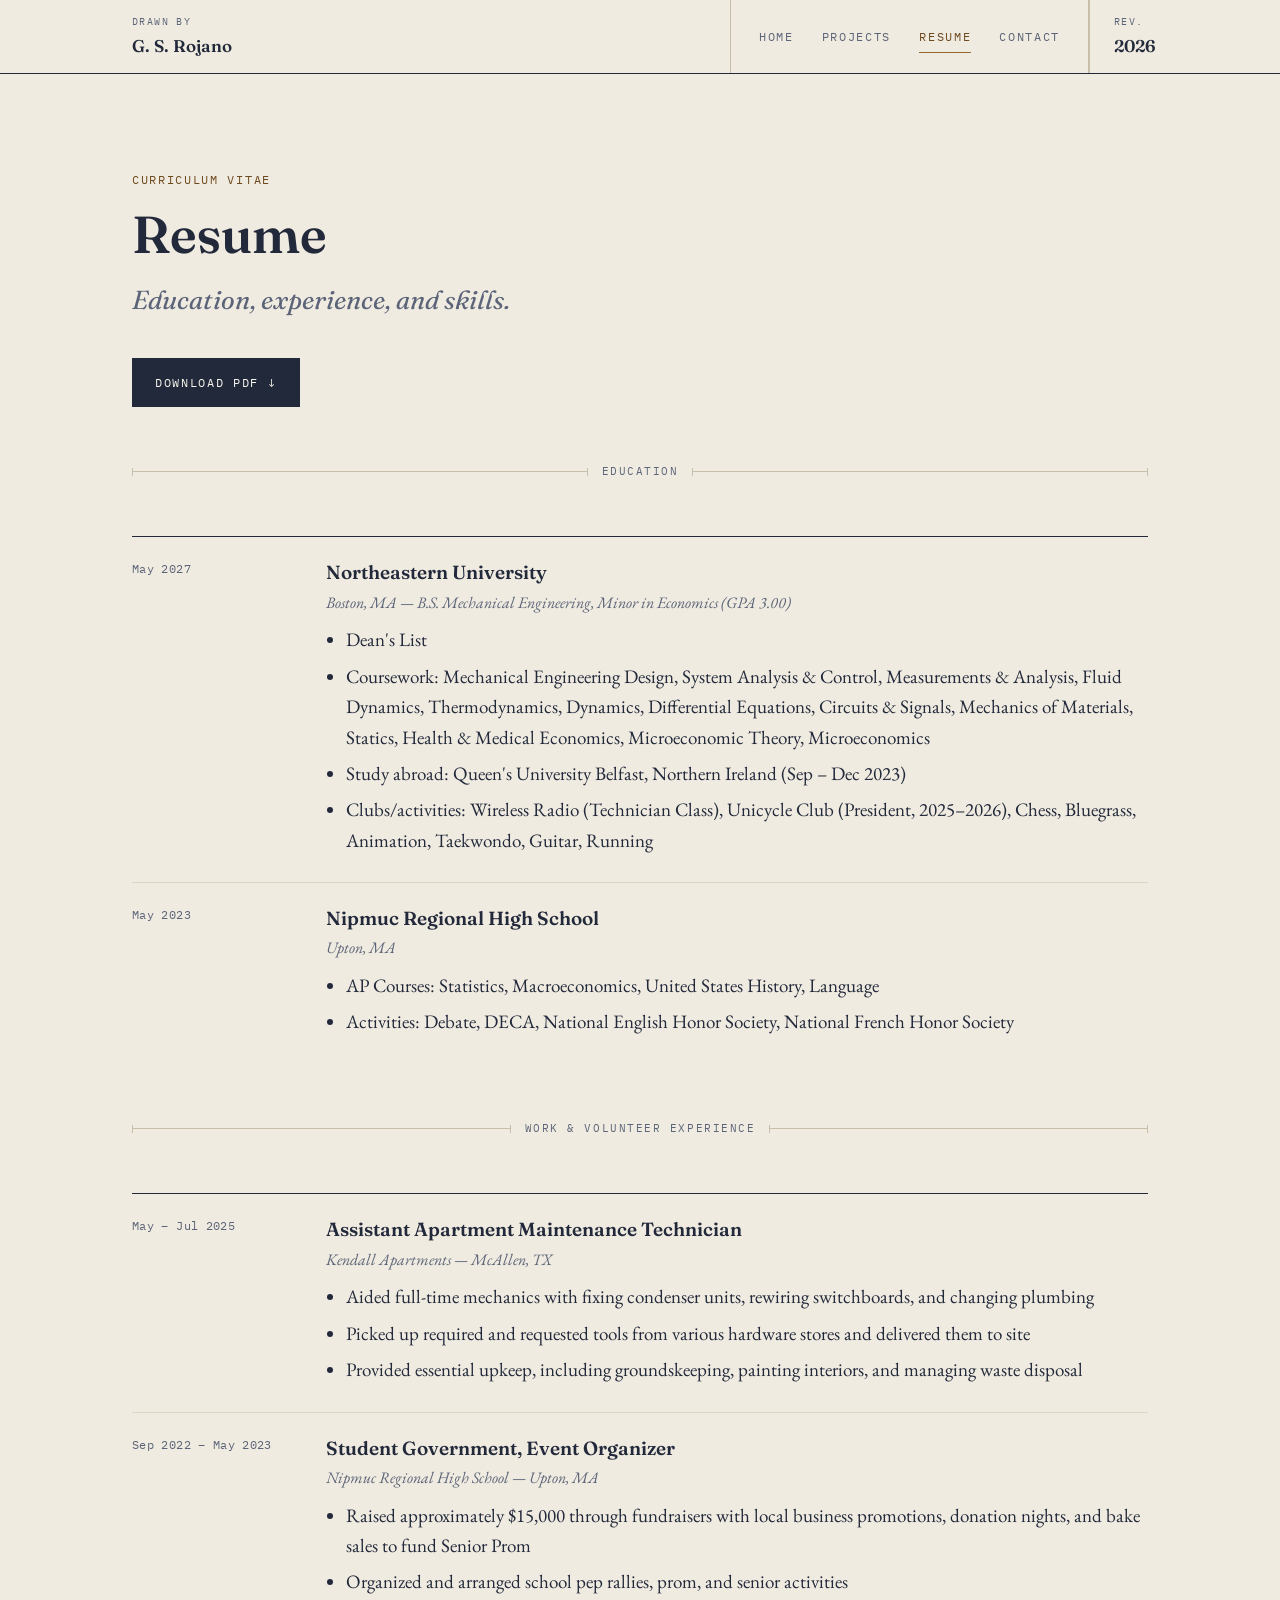
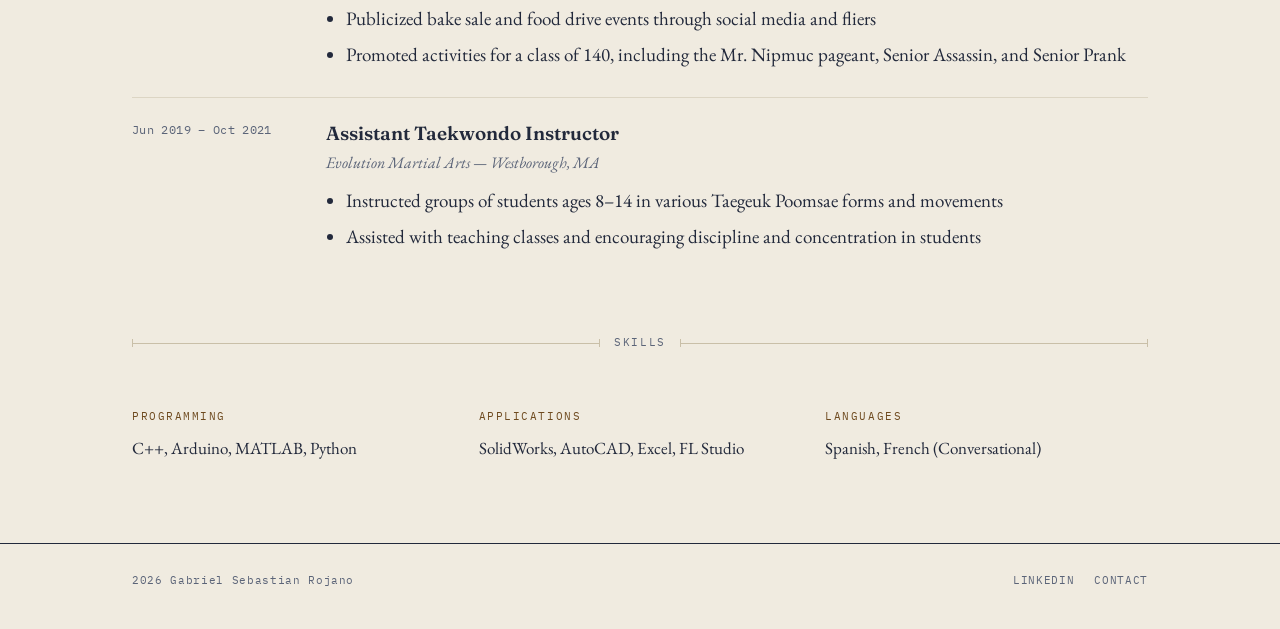
<file: resume.html>
<!DOCTYPE html>
<html lang="en">
<head>
<meta charset="UTF-8">
<meta name="viewport" content="width=device-width, initial-scale=1.0">
<title>Resume — Gabriel Sebastian Rojano</title>
<link rel="stylesheet" href="styles.css">
</head>
<body>

<header class="titleblock">
  <div class="tb-grid">
    <div class="tb-cell">
      <span class="tb-label">Drawn by</span>
      <span class="tb-value">G. S. Rojano</span>
    </div>
    <nav class="tb-nav">
      <a href="index.html">Home</a>
      <a href="projects.html">Projects</a>
      <a href="resume.html" class="active">Resume</a>
      <a href="contact.html">Contact</a>
    </nav>
    <div class="tb-cell">
      <span class="tb-label">Rev.</span>
      <span class="tb-value">2026</span>
    </div>
  </div>
</header>

<main class="wrap">

  <section class="hero" style="padding-bottom: 8px;">
    <p class="eyebrow">Curriculum Vitae</p>
    <h1 style="font-size: clamp(34px, 5vw, 52px);">Resume</h1>
    <p class="role">Education, experience, and skills.</p>
  </section>

  <div style="margin: 28px 0 8px;">
    <a href="resume.pdf" class="btn" download>Download PDF ↓</a>
  </div>

  <div class="dim-divider">
    <span class="dim-line"></span>
    <span class="dim-label">Education</span>
    <span class="dim-line"></span>
  </div>

  <section class="ledger-block">
    <div class="ledger-row">
      <div class="ledger-date">May 2027</div>
      <div class="ledger-main">
        <h3>Northeastern University</h3>
        <p class="ledger-place">Boston, MA — B.S. Mechanical Engineering, Minor in Economics (GPA 3.00)</p>
        <ul>
          <li>Dean's List</li>
          <li>Coursework: Mechanical Engineering Design, System Analysis &amp; Control, Measurements &amp; Analysis, Fluid Dynamics, Thermodynamics, Dynamics, Differential Equations, Circuits &amp; Signals, Mechanics of Materials, Statics, Health &amp; Medical Economics, Microeconomic Theory, Microeconomics</li>
          <li>Study abroad: Queen's University Belfast, Northern Ireland (Sep – Dec 2023)</li>
          <li>Clubs/activities: Wireless Radio (Technician Class), Unicycle Club (President, 2025–2026), Chess, Bluegrass, Animation, Taekwondo, Guitar, Running</li>
        </ul>
      </div>
    </div>
    <div class="ledger-row">
      <div class="ledger-date">May 2023</div>
      <div class="ledger-main">
        <h3>Nipmuc Regional High School</h3>
        <p class="ledger-place">Upton, MA</p>
        <ul>
          <li>AP Courses: Statistics, Macroeconomics, United States History, Language</li>
          <li>Activities: Debate, DECA, National English Honor Society, National French Honor Society</li>
        </ul>
      </div>
    </div>
  </section>

  <div class="dim-divider">
    <span class="dim-line"></span>
    <span class="dim-label">Work &amp; Volunteer Experience</span>
    <span class="dim-line"></span>
  </div>

  <section class="ledger-block">
    <div class="ledger-row">
      <div class="ledger-date">May – Jul 2025</div>
      <div class="ledger-main">
        <h3>Assistant Apartment Maintenance Technician</h3>
        <p class="ledger-place">Kendall Apartments — McAllen, TX</p>
        <ul>
          <li>Aided full-time mechanics with fixing condenser units, rewiring switchboards, and changing plumbing</li>
          <li>Picked up required and requested tools from various hardware stores and delivered them to site</li>
          <li>Provided essential upkeep, including groundskeeping, painting interiors, and managing waste disposal</li>
        </ul>
      </div>
    </div>
    <div class="ledger-row">
      <div class="ledger-date">Sep 2022 – May 2023</div>
      <div class="ledger-main">
        <h3>Student Government, Event Organizer</h3>
        <p class="ledger-place">Nipmuc Regional High School — Upton, MA</p>
        <ul>
          <li>Raised approximately $15,000 through fundraisers with local business promotions, donation nights, and bake sales to fund Senior Prom</li>
          <li>Organized and arranged school pep rallies, prom, and senior activities</li>
          <li>Publicized bake sale and food drive events through social media and fliers</li>
          <li>Promoted activities for a class of 140, including the Mr. Nipmuc pageant, Senior Assassin, and Senior Prank</li>
        </ul>
      </div>
    </div>
    <div class="ledger-row">
      <div class="ledger-date">Jun 2019 – Oct 2021</div>
      <div class="ledger-main">
        <h3>Assistant Taekwondo Instructor</h3>
        <p class="ledger-place">Evolution Martial Arts — Westborough, MA</p>
        <ul>
          <li>Instructed groups of students ages 8–14 in various Taegeuk Poomsae forms and movements</li>
          <li>Assisted with teaching classes and encouraging discipline and concentration in students</li>
        </ul>
      </div>
    </div>
  </section>

  <div class="dim-divider">
    <span class="dim-line"></span>
    <span class="dim-label">Skills</span>
    <span class="dim-line"></span>
  </div>

  <section class="ledger-block">
    <div class="skill-grid">
      <div class="skill-cat">
        <span class="tags-label">Programming</span>
        <p>C++, Arduino, MATLAB, Python</p>
      </div>
      <div class="skill-cat">
        <span class="tags-label">Applications</span>
        <p>SolidWorks, AutoCAD, Excel, FL Studio</p>
      </div>
      <div class="skill-cat">
        <span class="tags-label">Languages</span>
        <p>Spanish, French (Conversational)</p>
      </div>
    </div>
  </section>

</main>

<footer>
  <div class="wrap">
    <p>2026 Gabriel Sebastian Rojano</p>
    <div class="footer-links">
      <a href="https://www.linkedin.com/in/sebastian-rojano" target="_blank" rel="noopener">LinkedIn</a>
      <a href="contact.html">Contact</a>
    </div>
  </div>
</footer>

</body>
</html>
</file>
<file: styles.css>
/* =========================================================
   Gabriel Sebastian Rojano — Portfolio
   Design direction: drafting-table elegance.
   Title-block navigation, dimension-line dividers, ledger tables.
   ========================================================= */

@import url('https://fonts.googleapis.com/css2?family=Fraunces:opsz,wght@9..144,400;9..144,500;9..144,600;9..144,700&family=EB+Garamond:ital,wght@0,400;0,500;0,600;1,400&family=IBM+Plex+Mono:wght@400;500&display=swap');

:root {
  /* --- Color tokens --- */
  --paper: #F0EBE0;        /* base linen background */
  --paper-light: #FAF7F0;  /* card / raised surface */
  --ink: #22293B;          /* primary text, deep navy-ink */
  --ink-soft: #5B6478;     /* secondary text */
  --line: #C9BFA8;         /* hairline rules, warm tan-grey */
  --line-soft: #DCD5C4;    /* faint rules */
  --brass: #93672E;        /* primary accent */
  --brass-dark: #6E4A1F;   /* accent hover / pressed */
  --burgundy: #6E2A34;     /* secondary accent, sparing use */

  /* --- Type tokens --- */
  --font-display: 'Fraunces', serif;
  --font-body: 'EB Garamond', serif;
  --font-mono: 'IBM Plex Mono', monospace;

  --tracking-label: 0.14em;
}

* { box-sizing: border-box; }

html {
  scroll-behavior: smooth;
}

@media (prefers-reduced-motion: reduce) {
  html { scroll-behavior: auto; }
  * { animation-duration: 0.01ms !important; transition-duration: 0.01ms !important; }
}

body {
  margin: 0;
  background: var(--paper);
  color: var(--ink);
  font-family: var(--font-body);
  font-size: 19px;
  line-height: 1.6;
  -webkit-font-smoothing: antialiased;
}

a {
  color: inherit;
  text-decoration: none;
}

img { max-width: 100%; display: block; }

.wrap {
  max-width: 1080px;
  margin: 0 auto;
  padding: 0 32px;
}

/* =========================================================
   Title-block header (signature nav element)
   ========================================================= */

.titleblock {
  border-bottom: 1.5px solid var(--ink);
  background: var(--paper);
  position: sticky;
  top: 0;
  z-index: 50;
}

.tb-grid {
  max-width: 1080px;
  margin: 0 auto;
  display: grid;
  grid-template-columns: 1fr auto auto;
  align-items: stretch;
}

.tb-cell {
  padding: 14px 24px;
  display: flex;
  flex-direction: column;
  justify-content: center;
  border-left: 1px solid var(--line);
}
.tb-cell:first-child { border-left: none; padding-left: 32px; }

.tb-label {
  font-family: var(--font-mono);
  font-size: 10px;
  letter-spacing: var(--tracking-label);
  color: var(--ink-soft);
  text-transform: uppercase;
  margin-bottom: 2px;
}

.tb-value {
  font-family: var(--font-display);
  font-size: 17px;
  font-weight: 600;
  color: var(--ink);
}

.tb-nav {
  display: flex;
  align-items: center;
  gap: 28px;
  padding: 0 28px;
  border-left: 1px solid var(--line);
  border-right: 1px solid var(--line);
}

.tb-nav a {
  font-family: var(--font-mono);
  font-size: 12px;
  letter-spacing: var(--tracking-label);
  text-transform: uppercase;
  color: var(--ink-soft);
  padding: 6px 0;
  border-bottom: 1px solid transparent;
  white-space: nowrap;
}

.tb-nav a:hover,
.tb-nav a.active {
  color: var(--brass-dark);
  border-bottom-color: var(--brass);
}

.tb-nav a:focus-visible,
a:focus-visible,
button:focus-visible,
input:focus-visible,
textarea:focus-visible {
  outline: 2px solid var(--brass);
  outline-offset: 3px;
}

@media (max-width: 720px) {
  .tb-grid { grid-template-columns: 1fr; }
  .tb-cell:first-child { padding: 14px 20px 6px; }
  .tb-nav {
    border-left: none;
    border-right: none;
    border-top: 1px solid var(--line);
    padding: 10px 20px;
    gap: 18px;
    flex-wrap: wrap;
  }
  .tb-cell:last-child { display: none; }
}

/* =========================================================
   Dimension-line divider (recurring signature motif)
   ========================================================= */

.dim-divider {
  display: flex;
  align-items: center;
  gap: 14px;
  margin: 56px 0;
  color: var(--ink-soft);
}

.dim-divider .dim-line {
  flex: 1;
  height: 1px;
  background: var(--line);
  position: relative;
}
.dim-divider .dim-line::before,
.dim-divider .dim-line::after {
  content: "";
  position: absolute;
  width: 1px;
  height: 8px;
  background: var(--line);
  top: -3.5px;
}
.dim-divider .dim-line::before { left: 0; }
.dim-divider .dim-line::after { right: 0; }

.dim-divider .dim-label {
  font-family: var(--font-mono);
  font-size: 11px;
  letter-spacing: var(--tracking-label);
  text-transform: uppercase;
  white-space: nowrap;
}

/* =========================================================
   Hero
   ========================================================= */

.hero {
  padding: 96px 0 40px;
}

.hero .eyebrow {
  font-family: var(--font-mono);
  font-size: 12px;
  letter-spacing: var(--tracking-label);
  text-transform: uppercase;
  color: var(--brass-dark);
  margin: 0 0 18px;
}

.hero h1 {
  font-family: var(--font-display);
  font-optical-sizing: auto;
  font-weight: 600;
  font-size: clamp(40px, 6vw, 68px);
  line-height: 1.05;
  margin: 0 0 18px;
  color: var(--ink);
}

.hero .role {
  font-family: var(--font-display);
  font-style: italic;
  font-weight: 400;
  font-size: clamp(20px, 2.6vw, 26px);
  color: var(--ink-soft);
  margin: 0;
}

/* =========================================================
   About
   ========================================================= */

.about-grid {
  display: grid;
  grid-template-columns: 260px 1fr;
  gap: 56px;
  align-items: start;
}

@media (max-width: 720px) {
  .about-grid { grid-template-columns: 1fr; gap: 32px; }
}

.frame {
  aspect-ratio: 3/4;
  border: 1.5px solid var(--ink);
  position: relative;
  background: repeating-linear-gradient(
    135deg,
    var(--paper-light) 0px,
    var(--paper-light) 8px,
    var(--line-soft) 8px,
    var(--line-soft) 9px
  );
  display: flex;
  align-items: center;
  justify-content: center;
  padding: 0;
}

.frame::before,
.frame::after,
.frame .corner-tl,
.frame .corner-br {
  content: "";
  position: absolute;
  width: 14px;
  height: 14px;
  border: 1px solid var(--brass);
}
.frame::before { top: -1px; left: -1px; border-right: none; border-bottom: none; }
.frame::after { bottom: -1px; right: -1px; border-left: none; border-top: none; }

.frame img {
  width: 100%;
  height: 100%;
  object-fit: cover;
  object-position: top center;
  display: block;
}

.frame span {
  font-family: var(--font-mono);
  font-size: 11px;
  text-align: center;
  color: var(--ink-soft);
  letter-spacing: 0.08em;
  text-transform: uppercase;
  background: var(--paper);
  padding: 6px 10px;
  border: 1px solid var(--line);
}

.about-copy h2,
.section-heading {
  font-family: var(--font-display);
  font-weight: 600;
  font-size: 30px;
  margin: 0 0 20px;
}

.about-copy p {
  margin: 0 0 18px;
  color: var(--ink);
  max-width: 60ch;
}

.tags {
  display: flex;
  flex-wrap: wrap;
  gap: 10px;
  margin-top: 24px;
}

.tags .tags-label {
  font-family: var(--font-mono);
  font-size: 11px;
  letter-spacing: var(--tracking-label);
  text-transform: uppercase;
  color: var(--ink-soft);
  width: 100%;
  margin-bottom: 6px;
}

.tag {
  font-family: var(--font-mono);
  font-size: 12px;
  padding: 6px 12px;
  border: 1px solid var(--line);
  color: var(--ink-soft);
  letter-spacing: 0.04em;
}

/* =========================================================
   Buttons / links
   ========================================================= */

.btn {
  display: inline-flex;
  align-items: center;
  gap: 10px;
  font-family: var(--font-mono);
  font-size: 12px;
  letter-spacing: var(--tracking-label);
  text-transform: uppercase;
  color: var(--paper-light);
  background: var(--ink);
  padding: 14px 22px;
  border: 1px solid var(--ink);
  transition: background 0.15s ease, color 0.15s ease;
}
.btn:hover { background: var(--brass-dark); border-color: var(--brass-dark); }

.btn-outline {
  color: var(--ink);
  background: transparent;
  border: 1px solid var(--ink);
}
.btn-outline:hover { color: var(--paper-light); background: var(--ink); }

.text-link {
  font-family: var(--font-mono);
  font-size: 12px;
  letter-spacing: var(--tracking-label);
  text-transform: uppercase;
  color: var(--brass-dark);
  border-bottom: 1px solid var(--brass);
  padding-bottom: 2px;
}
.text-link:hover { color: var(--burgundy); border-color: var(--burgundy); }

/* =========================================================
   Project grid ("sheets")
   ========================================================= */

.sheet-grid {
  display: grid;
  grid-template-columns: repeat(2, 1fr);
  gap: 28px;
}

@media (max-width: 720px) {
  .sheet-grid { grid-template-columns: 1fr; }
}

.sheet-card {
  border: 1.5px solid var(--ink);
  background: var(--paper-light);
  display: flex;
  flex-direction: column;
  transition: transform 0.15s ease, box-shadow 0.15s ease;
}

.sheet-card:hover {
  transform: translateY(-3px);
  box-shadow: 6px 6px 0 var(--line);
}

.sheet-head {
  display: flex;
  justify-content: space-between;
  align-items: center;
  padding: 12px 18px;
  border-bottom: 1px solid var(--line);
  font-family: var(--font-mono);
  font-size: 10px;
  letter-spacing: var(--tracking-label);
  text-transform: uppercase;
  color: var(--ink-soft);
}

.sheet-visual {
  aspect-ratio: 16/9;
  background: repeating-linear-gradient(
    45deg,
    var(--paper) 0px,
    var(--paper) 9px,
    var(--line-soft) 9px,
    var(--line-soft) 10px
  );
  display: flex;
  align-items: center;
  justify-content: center;
  border-bottom: 1px solid var(--line);
}

.sheet-visual span {
  font-family: var(--font-mono);
  font-size: 11px;
  color: var(--ink-soft);
  background: var(--paper-light);
  padding: 6px 12px;
  border: 1px solid var(--line);
  text-transform: uppercase;
  letter-spacing: 0.06em;
}

.sheet-body {
  padding: 22px 24px 26px;
  flex: 1;
  display: flex;
  flex-direction: column;
}

.sheet-body h3 {
  font-family: var(--font-display);
  font-size: 23px;
  font-weight: 600;
  margin: 0 0 10px;
}

.sheet-body p {
  color: var(--ink-soft);
  font-size: 17px;
  margin: 0 0 18px;
  flex: 1;
}

/* =========================================================
   Resume / ledger tables
   ========================================================= */

.ledger-block { margin-bottom: 48px; }

.ledger-block h2 {
  font-family: var(--font-display);
  font-size: 24px;
  font-weight: 600;
  margin: 0 0 4px;
}

.ledger-block .ledger-sub {
  font-family: var(--font-mono);
  font-size: 11px;
  letter-spacing: var(--tracking-label);
  text-transform: uppercase;
  color: var(--ink-soft);
  margin: 0 0 22px;
}

.ledger-row {
  display: grid;
  grid-template-columns: 170px 1fr;
  gap: 24px;
  padding: 20px 0;
  border-top: 1px solid var(--line-soft);
}
.ledger-row:first-of-type { border-top: 1px solid var(--ink); }

@media (max-width: 640px) {
  .ledger-row { grid-template-columns: 1fr; gap: 6px; }
}

.ledger-date {
  font-family: var(--font-mono);
  font-size: 12px;
  color: var(--ink-soft);
  letter-spacing: 0.03em;
  padding-top: 2px;
}

.ledger-main h3 {
  font-family: var(--font-display);
  font-weight: 600;
  font-size: 19px;
  margin: 0 0 2px;
}

.ledger-main .ledger-place {
  font-style: italic;
  color: var(--ink-soft);
  font-size: 16px;
  margin: 0 0 10px;
}

.ledger-main ul {
  margin: 0;
  padding-left: 20px;
}
.ledger-main li { margin-bottom: 6px; color: var(--ink); }

.skill-grid {
  display: grid;
  grid-template-columns: repeat(3, 1fr);
  gap: 24px;
}
@media (max-width: 640px) {
  .skill-grid { grid-template-columns: 1fr 1fr; }
}
.skill-cat .tags-label {
  font-family: var(--font-mono);
  font-size: 11px;
  letter-spacing: var(--tracking-label);
  text-transform: uppercase;
  color: var(--brass-dark);
  margin-bottom: 10px;
  display: block;
}
.skill-cat p { margin: 0; color: var(--ink); font-size: 17px; }

/* =========================================================
   Contact
   ========================================================= */

.contact-grid {
  display: grid;
  grid-template-columns: 1fr 300px;
  gap: 56px;
}
@media (max-width: 720px) {
  .contact-grid { grid-template-columns: 1fr; }
}

.field { margin-bottom: 26px; }

.field label {
  display: block;
  font-family: var(--font-mono);
  font-size: 11px;
  letter-spacing: var(--tracking-label);
  text-transform: uppercase;
  color: var(--ink-soft);
  margin-bottom: 8px;
}

.field input,
.field textarea {
  width: 100%;
  background: transparent;
  border: none;
  border-bottom: 1.5px solid var(--line);
  font-family: var(--font-body);
  font-size: 18px;
  color: var(--ink);
  padding: 8px 2px;
  font-style: italic;
}

.field input:focus,
.field textarea:focus {
  border-bottom-color: var(--brass);
}

.field textarea { resize: vertical; min-height: 110px; }

.form-card {
  border: 1.5px solid var(--ink);
  padding: 26px;
  background: var(--paper-light);
}

.form-card form .field:last-of-type {
  margin-bottom: 20px;
}

.contact-card {
  border: 1.5px solid var(--ink);
  padding: 26px;
  background: var(--paper-light);
  align-self: start;
}

.contact-card .tb-label { margin-bottom: 4px; }
.contact-card .contact-item { margin-bottom: 20px; }
.contact-card .contact-item:last-child { margin-bottom: 0; }
.contact-card .contact-item .tb-value { font-size: 15px; word-break: break-word; }

/* =========================================================
   Footer
   ========================================================= */

footer {
  border-top: 1.5px solid var(--ink);
  padding: 28px 0 40px;
  margin-top: 80px;
}

footer .wrap {
  display: flex;
  justify-content: space-between;
  align-items: center;
  flex-wrap: wrap;
  gap: 12px;
}

footer p {
  font-family: var(--font-mono);
  font-size: 11px;
  letter-spacing: 0.06em;
  color: var(--ink-soft);
  margin: 0;
}

footer .footer-links { display: flex; gap: 20px; }
footer .footer-links a {
  font-family: var(--font-mono);
  font-size: 11px;
  letter-spacing: 0.06em;
  color: var(--ink-soft);
  text-transform: uppercase;
}
footer .footer-links a:hover { color: var(--brass-dark); }

/* =========================================================
   Project detail pages
   ========================================================= */

.project-hero {
  padding: 48px 0 12px;
}

.project-hero .eyebrow-row {
  display: flex;
  justify-content: space-between;
  align-items: baseline;
  flex-wrap: wrap;
  gap: 8px;
  margin-bottom: 20px;
}

.project-hero h1 {
  font-family: var(--font-display);
  font-weight: 600;
  font-size: clamp(32px, 5vw, 50px);
  margin: 0 0 10px;
}

.project-hero .project-role {
  font-style: italic;
  color: var(--ink-soft);
  font-size: 19px;
  margin: 0;
}

.spec-strip {
  display: grid;
  grid-template-columns: repeat(4, 1fr);
  border: 1px solid var(--line);
  margin: 36px 0;
}
@media (max-width: 720px) {
  .spec-strip { grid-template-columns: repeat(2, 1fr); }
}
.spec-cell {
  padding: 16px 20px;
  border-left: 1px solid var(--line);
}
.spec-cell:first-child { border-left: none; }
@media (max-width: 720px) {
  .spec-cell:nth-child(2n+1) { border-left: none; }
  .spec-cell:nth-child(n+3) { border-top: 1px solid var(--line); }
}

.project-visual {
  aspect-ratio: 16/7;
  background: repeating-linear-gradient(
    45deg,
    var(--paper) 0px,
    var(--paper) 9px,
    var(--line-soft) 9px,
    var(--line-soft) 10px
  );
  border: 1.5px solid var(--ink);
  display: flex;
  align-items: center;
  justify-content: center;
  margin-bottom: 8px;
}
.project-visual span {
  font-family: var(--font-mono);
  font-size: 12px;
  color: var(--ink-soft);
  background: var(--paper-light);
  padding: 8px 14px;
  border: 1px solid var(--line);
  text-transform: uppercase;
  letter-spacing: 0.06em;
}
.visual-caption {
  font-family: var(--font-mono);
  font-size: 11px;
  color: var(--ink-soft);
  margin: 0 0 40px;
  text-align: center;
}

.project-body h2 {
  font-family: var(--font-display);
  font-weight: 600;
  font-size: 25px;
  margin: 40px 0 16px;
}
.project-body p { max-width: 68ch; margin: 0 0 16px; }
.project-body ul { max-width: 68ch; padding-left: 22px; }
.project-body li { margin-bottom: 8px; }

/* =========================================================
   Figure cards + media/text split (used on project detail pages
   featuring real report figures)
   ========================================================= */

.media-text-grid {
  display: grid;
  grid-template-columns: 1fr 1fr;
  gap: 48px;
  align-items: start;
  margin: 40px 0 8px;
}
@media (max-width: 800px) {
  .media-text-grid { grid-template-columns: 1fr; }
}

.figure-stack {
  display: flex;
  flex-direction: column;
  gap: 28px;
}

.figure-card {
  border: 1.5px solid var(--ink);
  background: var(--paper-light);
}

.figure-card img {
  width: 100%;
  display: block;
  border-bottom: 1px solid var(--line);
  background: #fff;
}

.figure-card-body {
  padding: 14px 18px 16px;
}

.figure-card-label {
  font-family: var(--font-mono);
  font-size: 10px;
  letter-spacing: var(--tracking-label);
  text-transform: uppercase;
  color: var(--brass-dark);
  margin: 0 0 6px;
}

.figure-card-caption {
  font-family: var(--font-body);
  font-style: italic;
  font-size: 15px;
  color: var(--ink-soft);
  margin: 0 0 12px;
}

.figure-card .text-link {
  font-size: 11px;
}

.project-text-col p {
  margin: 0 0 16px;
  max-width: 62ch;
}

.project-text-col .eyebrow {
  margin-top: 0;
}

/* =========================================================
   Photo gallery (real project photos)
   ========================================================= */

.photo-gallery {
  margin: 40px 0 8px;
}

.photo-hero {
  border: 1.5px solid var(--ink);
  background: var(--paper-light);
  margin-bottom: 20px;
}

.photo-hero img {
  width: 100%;
  display: block;
  border-bottom: 1px solid var(--line);
}

.photo-hero figcaption {
  padding: 12px 18px;
  font-family: var(--font-mono);
  font-size: 11px;
  letter-spacing: 0.04em;
  color: var(--ink-soft);
}

.photo-row {
  display: grid;
  grid-template-columns: repeat(2, 1fr);
  gap: 20px;
}
@media (max-width: 640px) {
  .photo-row { grid-template-columns: 1fr; }
}

.photo-row figure {
  margin: 0;
  border: 1.5px solid var(--ink);
  background: var(--paper-light);
}

.photo-row img {
  width: 100%;
  display: block;
  aspect-ratio: 4/3;
  object-fit: cover;
  border-bottom: 1px solid var(--line);
}

.photo-row figcaption {
  padding: 10px 16px;
  font-family: var(--font-mono);
  font-size: 11px;
  letter-spacing: 0.04em;
  color: var(--ink-soft);
}

.video-hero {
  border: 1.5px solid var(--ink);
  background: var(--paper-light);
  margin-bottom: 20px;
}

.video-hero video {
  width: 100%;
  display: block;
  border-bottom: 1px solid var(--line);
  background: #000;
}

.video-hero.video-vertical {
  max-width: 380px;
  margin-left: auto;
  margin-right: auto;
}

.yt-embed-wrap {
  position: relative;
  width: 100%;
  aspect-ratio: 9 / 16;
  border-bottom: 1px solid var(--line);
  overflow: hidden;
  background: #000;
}

.yt-embed-wrap iframe {
  position: absolute;
  top: 0;
  left: 0;
  width: 100%;
  height: 100%;
  border: 0;
  display: block;
}

.video-hero figcaption {
  padding: 12px 18px;
  font-family: var(--font-mono);
  font-size: 11px;
  letter-spacing: 0.04em;
  color: var(--ink-soft);
}

.photo-row figcaption em {
  color: var(--ink-soft);
  opacity: 0.75;
}

.writeup-link-row {
  display: flex;
  align-items: center;
  gap: 14px;
  margin: 24px 0 8px;
  flex-wrap: wrap;
}

.project-nav-links {
  display: flex;
  justify-content: space-between;
  margin: 60px 0 0;
  flex-wrap: wrap;
  gap: 16px;
}
</file>
